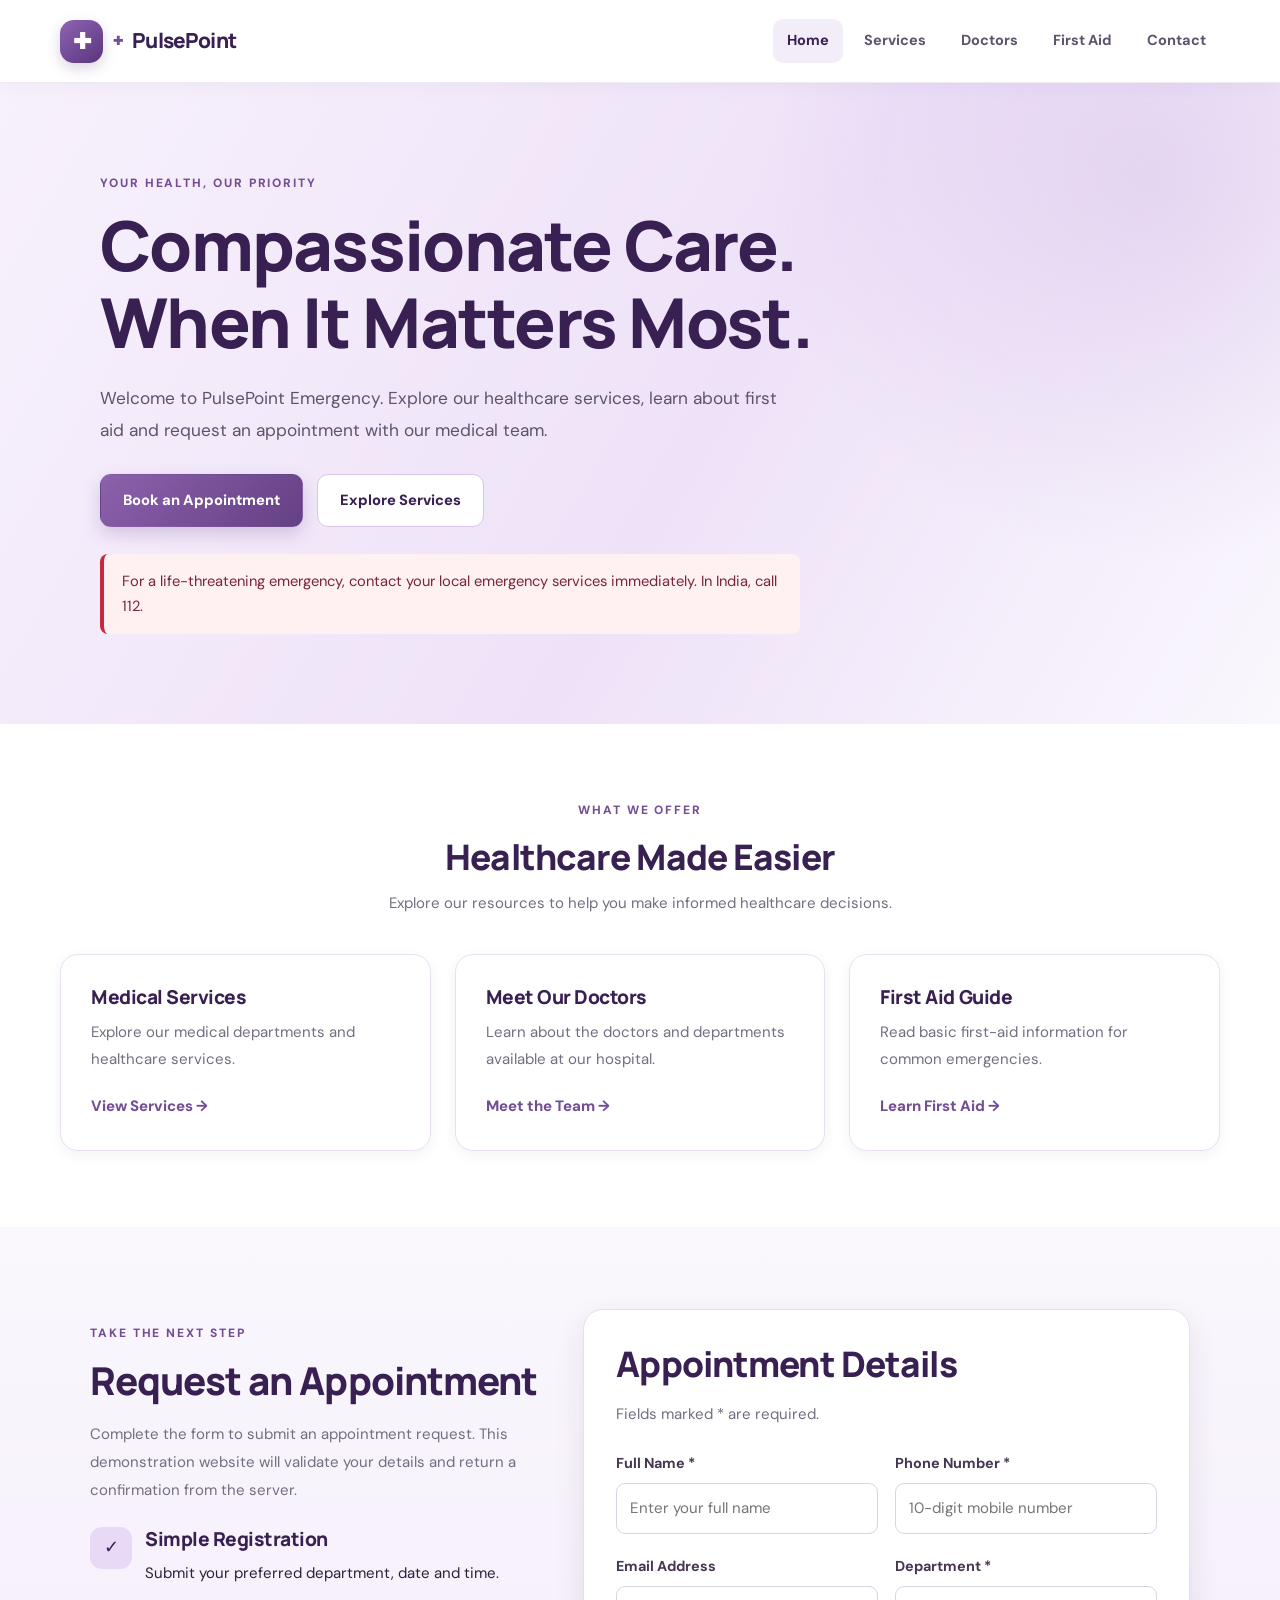
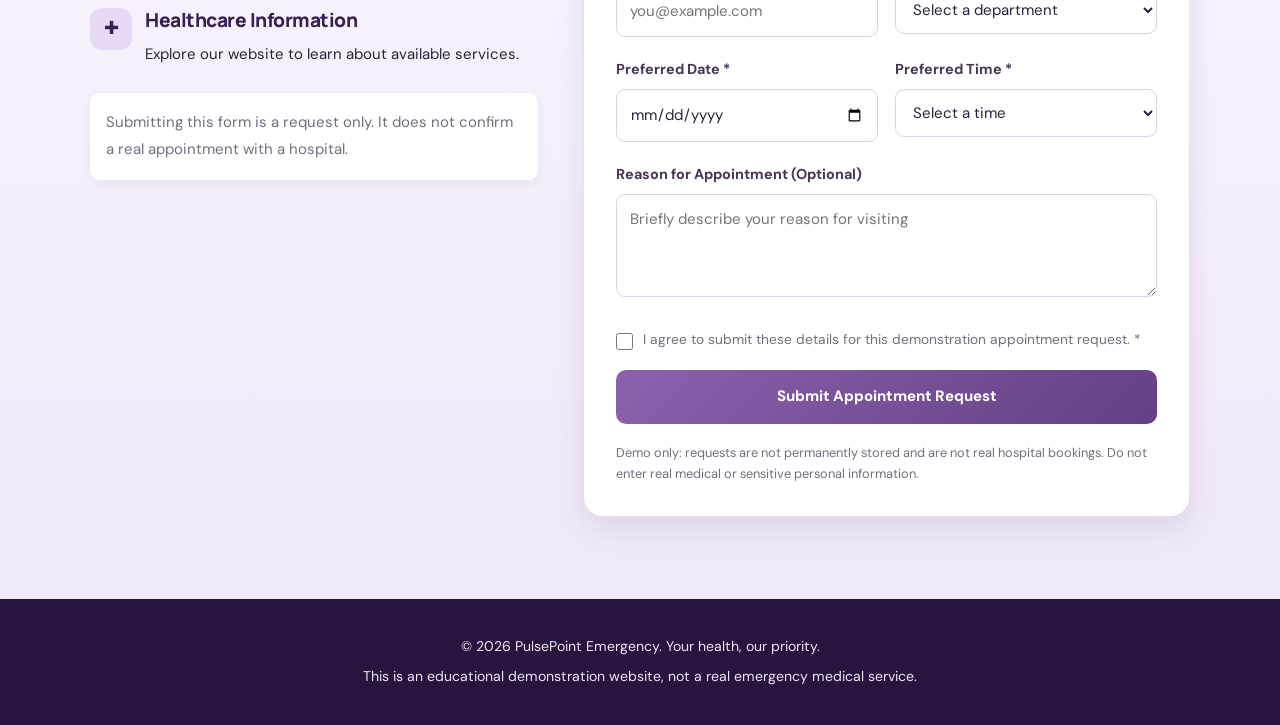
<file: index.html>
<!DOCTYPE html>
<html lang="en">
<head>
    <meta charset="UTF-8">
    <meta name="viewport" content="width=device-width, initial-scale=1.0">

    <title>PulsePoint Emergency | Your Health, Our Priority</title>
    <meta name="description" content="PulsePoint Emergency hospital services, first aid information, doctors and appointment requests.">

    <link rel="stylesheet" href="style.css">
    <script src="script.js" defer></script>
</head>

<body>

    <!-- Navigation -->
    <header class="site-header">
        <nav class="navbar">
            <a href="index.html" class="logo">
                <span aria-hidden="true">✚</span> PulsePoint
            </a>

            <div class="nav-links">
                <a href="index.html" class="active">Home</a>
                <a href="services.html">Services</a>
                <a href="doctors.html">Doctors</a>
                <a href="firstaid.html">First Aid</a>
                <a href="contact.html">Contact</a>
            </div>
        </nav>
    </header>

    <main>

        <!-- Hero Section -->
        <section class="hero">
            <div class="hero-content">
                <p class="eyebrow">YOUR HEALTH, OUR PRIORITY</p>

                <h1>
                    Compassionate Care.<br>
                    When It Matters Most.
                </h1>

                <p>
                    Welcome to PulsePoint Emergency. Explore our healthcare
                    services, learn about first aid and request an appointment
                    with our medical team.
                </p>

                <div class="hero-buttons">
                    <a href="#appointment" class="btn btn-primary">
                        Book an Appointment
                    </a>

                    <a href="services.html" class="btn btn-secondary">
                        Explore Services
                    </a>
                </div>

                <p class="emergency-notice">
                    For a life-threatening emergency, contact your local
                    emergency services immediately. In India, call 112.
                </p>
            </div>
        </section>

        <!-- Services Overview -->
        <section class="services-overview">
            <div class="section-heading">
                <p class="eyebrow">WHAT WE OFFER</p>

                <h2>Healthcare Made Easier</h2>

                <p>
                    Explore our resources to help you make informed
                    healthcare decisions.
                </p>
            </div>

            <div class="service-cards">

                <article class="service-card">
                    <h3>Medical Services</h3>

                    <p>
                        Explore our medical departments and healthcare services.
                    </p>

                    <a href="services.html">View Services →</a>
                </article>

                <article class="service-card">
                    <h3>Meet Our Doctors</h3>

                    <p>
                        Learn about the doctors and departments available
                        at our hospital.
                    </p>

                    <a href="doctors.html">Meet the Team →</a>
                </article>

                <article class="service-card">
                    <h3>First Aid Guide</h3>

                    <p>
                        Read basic first-aid information for common emergencies.
                    </p>

                    <a href="firstaid.html">Learn First Aid →</a>
                </article>

            </div>
        </section>

        <!-- Appointment Section -->
        <section class="appointment-section" id="appointment">

            <div class="appointment-layout">

                <!-- Appointment Information -->
                <div class="appointment-info">
                    <p class="eyebrow">TAKE THE NEXT STEP</p>

                    <h2>Request an Appointment</h2>

                    <p>
                        Complete the form to submit an appointment request.
                        This demonstration website will validate your details
                        and return a confirmation from the server.
                    </p>

                    <div class="appointment-benefit">
                        <span class="benefit-icon" aria-hidden="true">✓</span>

                        <div>
                            <h3>Simple Registration</h3>

                            <p>
                                Submit your preferred department, date and time.
                            </p>
                        </div>
                    </div>

                    <div class="appointment-benefit">
                        <span class="benefit-icon" aria-hidden="true">✚</span>

                        <div>
                            <h3>Healthcare Information</h3>

                            <p>
                                Explore our website to learn about available services.
                            </p>
                        </div>
                    </div>

                    <p class="appointment-note">
                        Submitting this form is a request only. It does not
                        confirm a real appointment with a hospital.
                    </p>
                </div>

                <!-- Appointment Form -->
                <div class="appointment-form-card">

                    <div class="appointment-form-heading">
                        <h2>Appointment Details</h2>

                        <p>Fields marked * are required.</p>
                    </div>

                    <form id="appointment-form">

                        <div class="appointment-fields">

                            <!-- Patient Name -->
                            <div class="form-group">
                                <label for="patientName">Full Name *</label>

                                <input
                                    type="text"
                                    id="patientName"
                                    name="patientName"
                                    placeholder="Enter your full name"
                                    minlength="2"
                                    maxlength="100"
                                    autocomplete="name"
                                    required
                                >
                            </div>

                            <!-- Phone Number -->
                            <div class="form-group">
                                <label for="phone">Phone Number *</label>

                                <input
                                    type="tel"
                                    id="phone"
                                    name="phone"
                                    placeholder="10-digit mobile number"
                                    inputmode="numeric"
                                    pattern="[0-9]{10}"
                                    maxlength="10"
                                    autocomplete="tel"
                                    required
                                >
                            </div>

                            <!-- Email -->
                            <div class="form-group">
                                <label for="email">Email Address</label>

                                <input
                                    type="email"
                                    id="email"
                                    name="email"
                                    placeholder="you@example.com"
                                    autocomplete="email"
                                >
                            </div>

                            <!-- Department -->
                            <div class="form-group">
                                <label for="department">Department *</label>

                                <select
                                    id="department"
                                    name="department"
                                    required
                                >
                                    <option value="">Select a department</option>
                                    <option value="General Medicine">General Medicine</option>
                                    <option value="Cardiology">Cardiology</option>
                                    <option value="Pediatrics">Pediatrics</option>
                                    <option value="Orthopedics">Orthopedics</option>
                                    <option value="Obstetrics and Gynecology">Obstetrics and Gynecology</option>
                                    <option value="Outpatient Department">Outpatient Department</option>
                                </select>
                            </div>

                            <!-- Appointment Date -->
                            <div class="form-group">
                                <label for="appointmentDate">Preferred Date *</label>

                                <input
                                    type="date"
                                    id="appointmentDate"
                                    name="appointmentDate"
                                    required
                                >
                            </div>

                            <!-- Appointment Time -->
                            <div class="form-group">
                                <label for="appointmentTime">Preferred Time *</label>

                                <select
                                    id="appointmentTime"
                                    name="appointmentTime"
                                    required
                                >
                                    <option value="">Select a time</option>
                                    <option value="09:00">9:00 AM</option>
                                    <option value="10:00">10:00 AM</option>
                                    <option value="11:00">11:00 AM</option>
                                    <option value="12:00">12:00 PM</option>
                                    <option value="14:00">2:00 PM</option>
                                    <option value="15:00">3:00 PM</option>
                                    <option value="16:00">4:00 PM</option>
                                </select>
                            </div>

                            <!-- Reason -->
                            <div class="form-group full-width">
                                <label for="reason">
                                    Reason for Appointment (Optional)
                                </label>

                                <textarea
                                    id="reason"
                                    name="reason"
                                    rows="3"
                                    maxlength="1000"
                                    placeholder="Briefly describe your reason for visiting"
                                ></textarea>
                            </div>

                        </div>

                        <!-- Consent -->
                        <div class="appointment-consent">
                            <input
                                type="checkbox"
                                id="appointment-consent"
                                name="consent"
                                required
                            >

                            <label for="appointment-consent">
                                I agree to submit these details for this
                                demonstration appointment request. *
                            </label>
                        </div>

                        <!-- Submit Button -->
                        <button
                            type="submit"
                            class="appointment-submit"
                        >
                            Submit Appointment Request
                        </button>

                        <!-- Backend Response Message -->
                        <p
                            id="appointment-status"
                            role="status"
                            aria-live="polite"
                        ></p>

                        <!-- Disclaimer -->
                        <p class="appointment-disclaimer">
                            Demo only: requests are not permanently stored
                            and are not real hospital bookings. Do not enter
                            real medical or sensitive personal information.
                        </p>

                    </form>
                </div>

            </div>
        </section>

    </main>

    <!-- Footer -->
    <footer class="site-footer">
        <p>
            &copy; <span id="current-year"></span> PulsePoint Emergency.
            Your health, our priority.
        </p>

        <p>
            This is an educational demonstration website, not a real
            emergency medical service.
        </p>
    </footer>

</body>
</html>
</file>
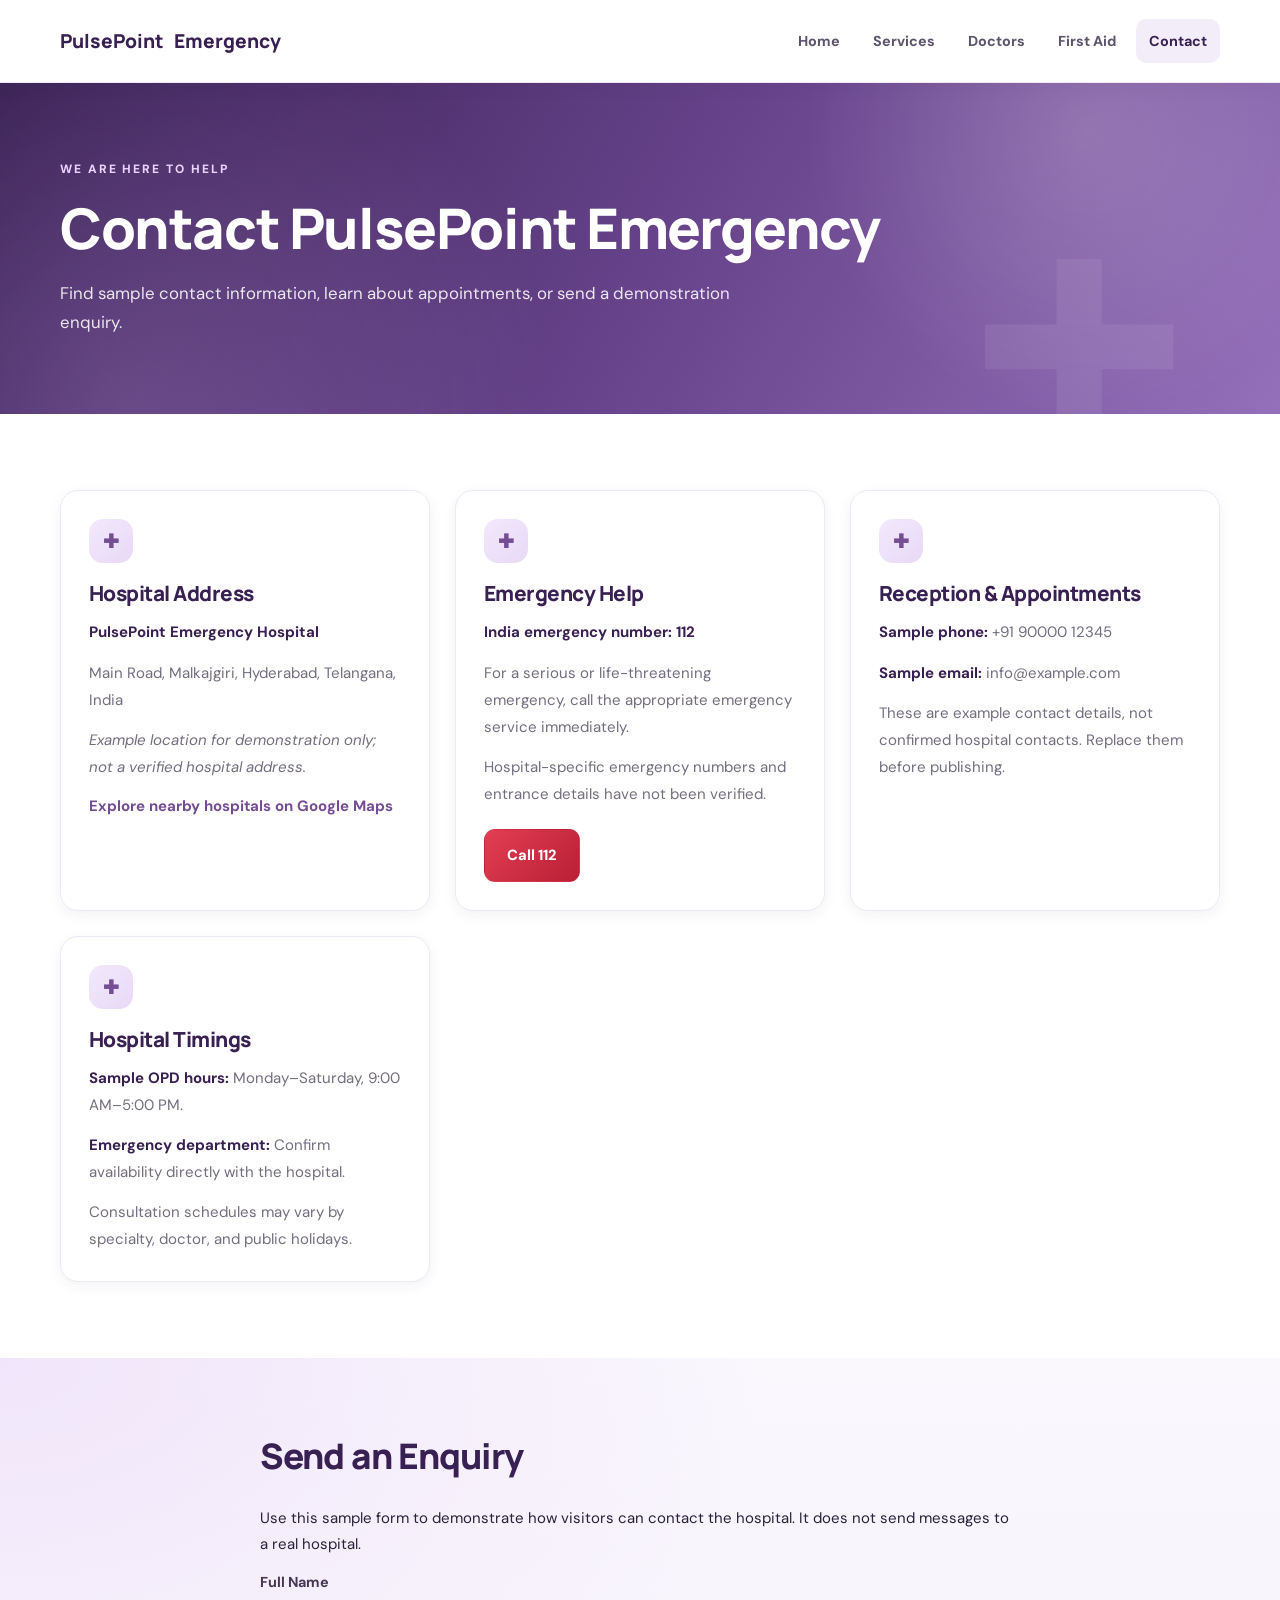
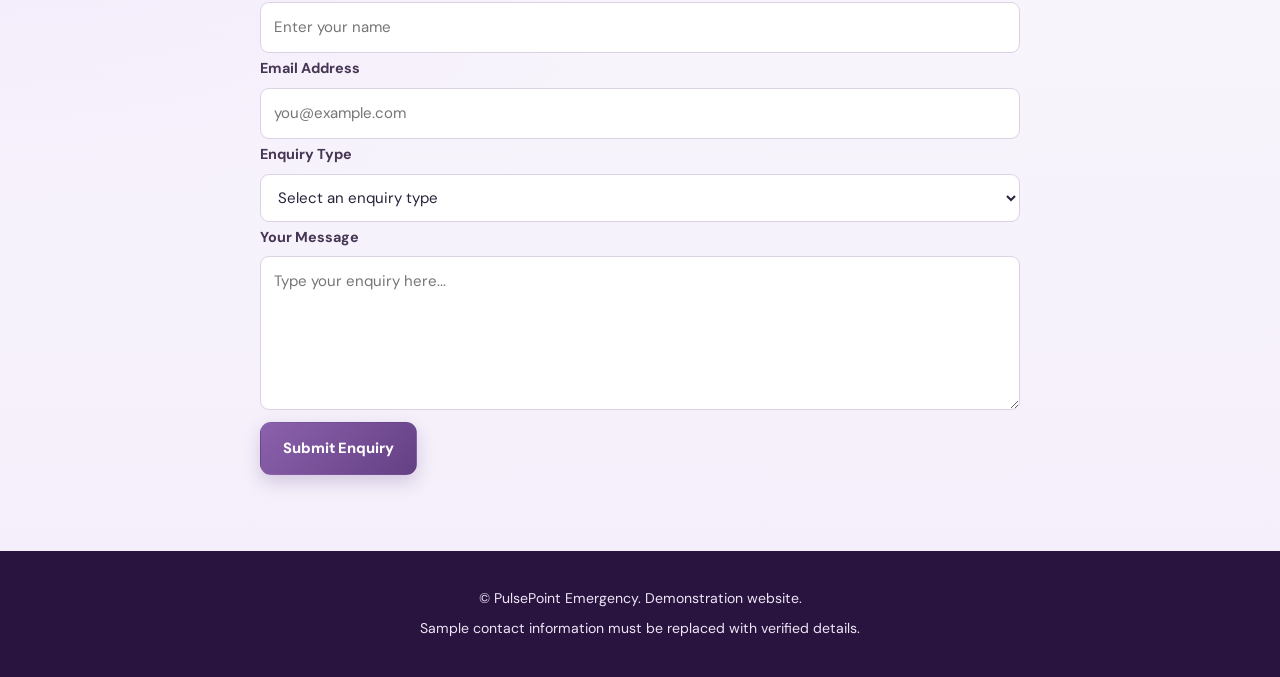
<file: contact.html>
<!DOCTYPE html>
<html lang="en">
<head>
    <meta charset="UTF-8">
    <meta name="viewport" content="width=device-width, initial-scale=1.0">
    <title>Contact Us | PulsePoint Emergency</title>
    <link rel="stylesheet" href="style.css">
    <script src="script.js" defer></script>
</head>
<body>
<header class="site-header">
    <div class="container nav-wrap">
        <a class="logo" href="index.html">PulsePoint <span>Emergency</span></a>
        <button class="nav-toggle" aria-label="Toggle navigation" aria-expanded="false">☰</button>
        <nav class="site-nav">
            <a href="index.html">Home</a>
            <a href="services.html">Services</a>
            <a href="doctors.html">Doctors</a>
            <a href="firstaid.html">First Aid</a>
            <a class="active" href="contact.html">Contact</a>
        </nav>
    </div>
</header>

<main>
<section class="page-hero">
    <div class="container">
        <p class="eyebrow">WE ARE HERE TO HELP</p>
        <h1>Contact PulsePoint Emergency</h1>
        <p>Find sample contact information, learn about appointments, or send a demonstration enquiry.</p>
    </div>
</section>

<section class="section">
    <div class="container">
        <div class="card-grid">
            <article class="card">
                <h2>Hospital Address</h2>
                <p><strong>PulsePoint Emergency Hospital</strong></p>
                <p>Main Road, Malkajgiri, Hyderabad, Telangana, India</p>
                <p><em>Example location for demonstration only; not a verified hospital address.</em></p>
                <a href="https://www.google.com/maps/search/hospitals+in+Malkajgiri+Hyderabad/" target="_blank" rel="noopener noreferrer">Explore nearby hospitals on Google Maps</a>
            </article>

            <article class="card">
                <h2>Emergency Help</h2>
                <p><strong>India emergency number: 112</strong></p>
                <p>For a serious or life-threatening emergency, call the appropriate emergency service immediately.</p>
                <p>Hospital-specific emergency numbers and entrance details have not been verified.</p>
                <a class="btn btn-emergency" href="tel:112">Call 112</a>
            </article>

            <article class="card">
                <h2>Reception &amp; Appointments</h2>
                <p><strong>Sample phone:</strong> +91 90000 12345</p>
                <p><strong>Sample email:</strong> info@example.com</p>
                <p>These are example contact details, not confirmed hospital contacts. Replace them before publishing.</p>
            </article>

            <article class="card">
                <h2>Hospital Timings</h2>
                <p><strong>Sample OPD hours:</strong> Monday–Saturday, 9:00 AM–5:00 PM.</p>
                <p><strong>Emergency department:</strong> Confirm availability directly with the hospital.</p>
                <p>Consultation schedules may vary by specialty, doctor, and public holidays.</p>
            </article>
        </div>
    </div>
</section>

<section class="section section-soft">
    <div class="container narrow-container">
        <h2>Send an Enquiry</h2>
        <p>Use this sample form to demonstrate how visitors can contact the hospital. It does not send messages to a real hospital.</p>

        <form id="contact-form" class="contact-form">
            <div class="form-group">
                <label for="name">Full Name</label>
                <input type="text" id="name" name="name" placeholder="Enter your name" required>
            </div>

            <div class="form-group">
                <label for="email">Email Address</label>
                <input type="email" id="email" name="email" placeholder="you@example.com" required>
            </div>

            <div class="form-group">
                <label for="topic">Enquiry Type</label>
                <select id="topic" name="topic" required>
                    <option value="">Select an enquiry type</option>
                    <option value="appointments">Appointments</option>
                    <option value="services">Medical Services</option>
                    <option value="doctors">Doctor Availability</option>
                    <option value="timings">Hospital Timings</option>
                    <option value="other">Other</option>
                </select>
            </div>

            <div class="form-group">
                <label for="message">Your Message</label>
                <textarea id="message" name="message" rows="5" placeholder="Type your enquiry here..." required></textarea>
            </div>

            <button type="submit" class="btn btn-primary">Submit Enquiry</button>
            <p id="form-status" role="status" aria-live="polite"></p>
        </form>
    </div>
</section>
</main>

<footer class="site-footer">
    <div class="container">
        <p>© <span class="current-year"></span> PulsePoint Emergency. Demonstration website.</p>
        <p>Sample contact information must be replaced with verified details.</p>
    </div>
</footer>
</body>
</html>
</file>
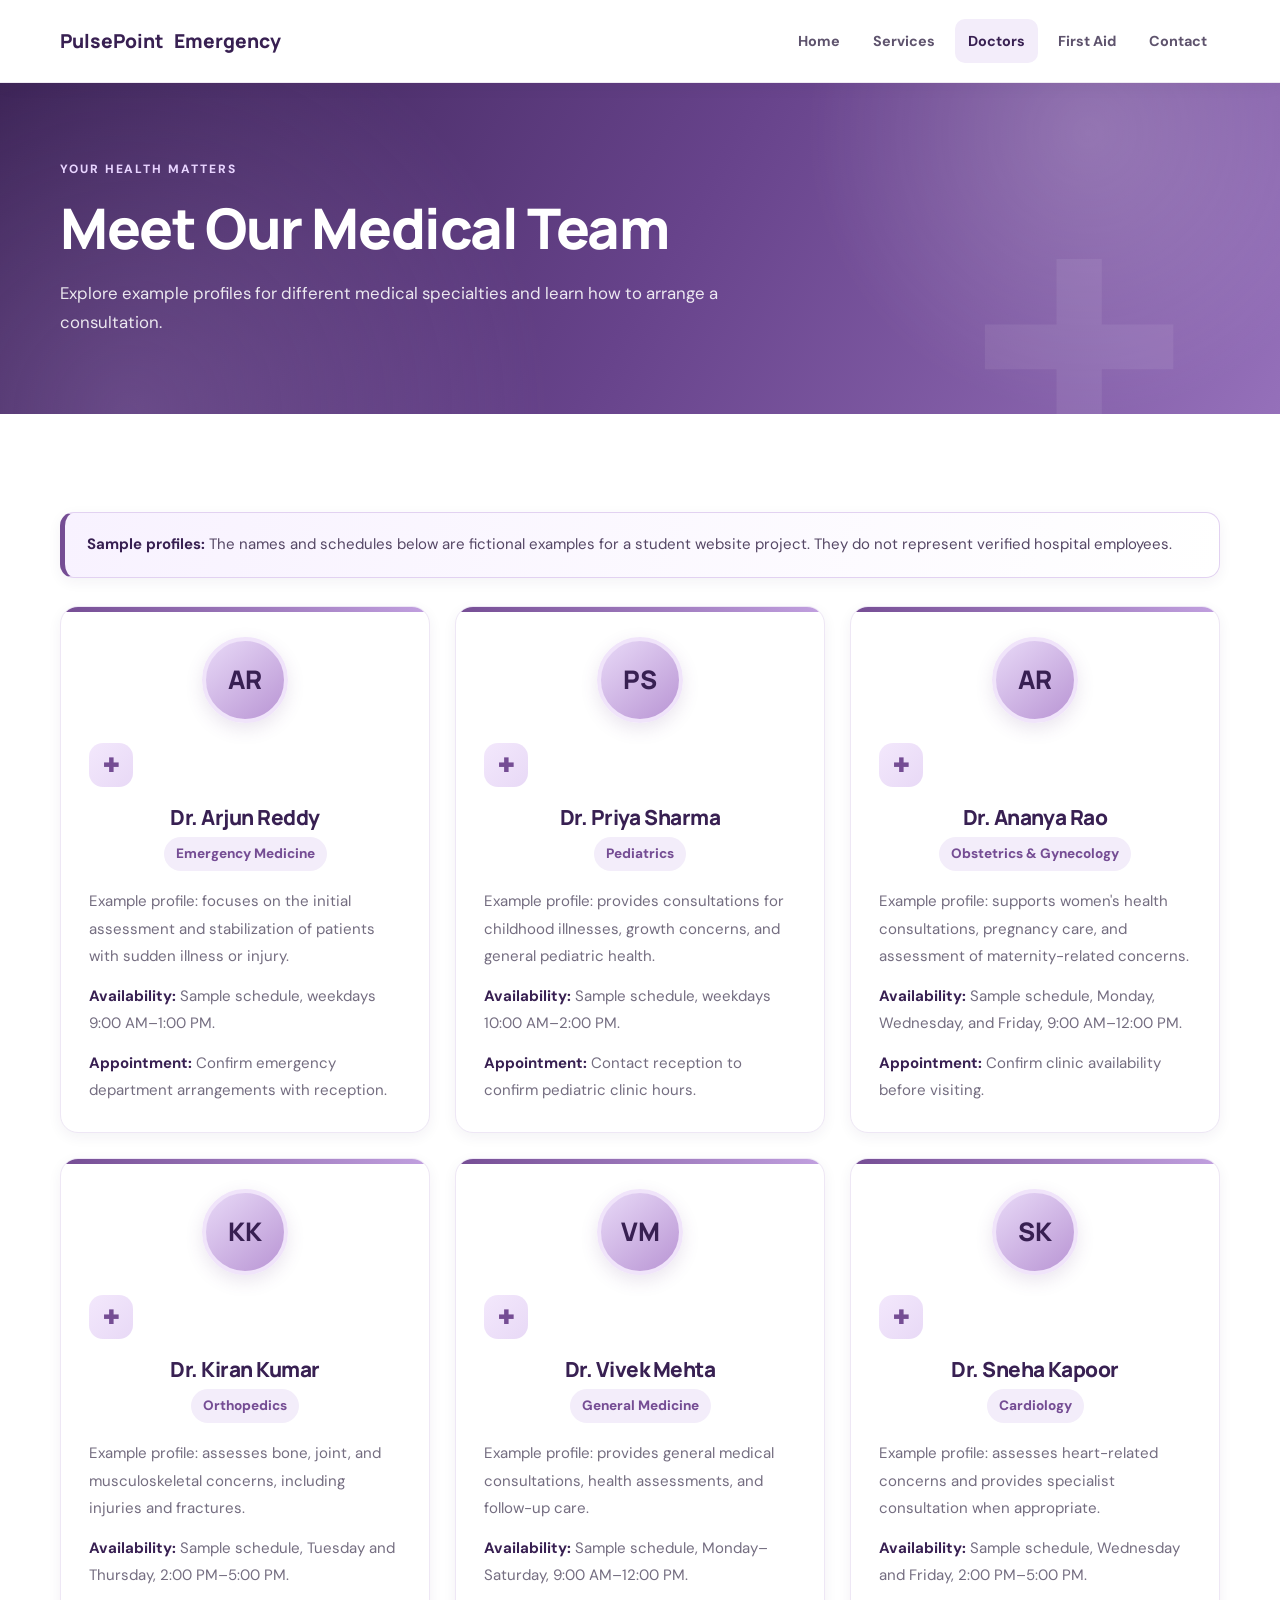
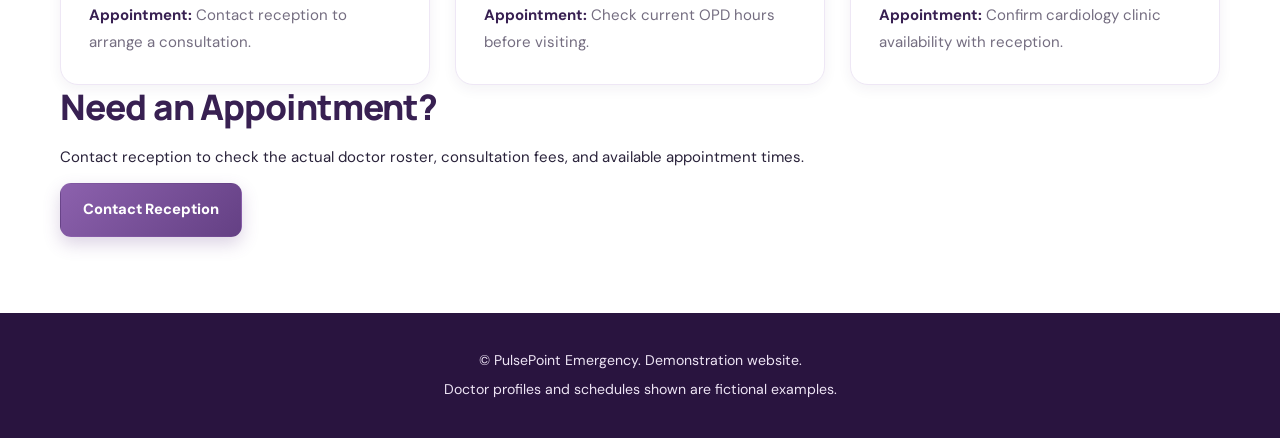
<file: doctors.html>
<!DOCTYPE html>
<html lang="en">
<head>
    <meta charset="UTF-8">
    <meta name="viewport" content="width=device-width, initial-scale=1.0">
    <title>Our Doctors | PulsePoint Emergency</title>
    <link rel="stylesheet" href="style.css">
    <script src="script.js" defer></script>
</head>
<body>
<header class="site-header">
    <div class="container nav-wrap">
        <a class="logo" href="index.html">PulsePoint <span>Emergency</span></a>
        <button class="nav-toggle" aria-label="Toggle navigation" aria-expanded="false">☰</button>
        <nav class="site-nav">
            <a href="index.html">Home</a>
            <a href="services.html">Services</a>
            <a class="active" href="doctors.html">Doctors</a>
            <a href="firstaid.html">First Aid</a>
            <a href="contact.html">Contact</a>
        </nav>
    </div>
</header>

<main>
<section class="page-hero">
    <div class="container">
        <p class="eyebrow">YOUR HEALTH MATTERS</p>
        <h1>Meet Our Medical Team</h1>
        <p>Explore example profiles for different medical specialties and learn how to arrange a consultation.</p>
    </div>
</section>

<section class="section">
    <div class="container">
        <p class="notice"><strong>Sample profiles:</strong> The names and schedules below are fictional examples for a student website project. They do not represent verified hospital employees.</p>

        <div class="card-grid">
            <article class="card doctor-card">
                <div class="doctor-avatar" aria-hidden="true">AR</div>
                <h2>Dr. Arjun Reddy</h2>
                <p class="specialty">Emergency Medicine</p>
                <p>Example profile: focuses on the initial assessment and stabilization of patients with sudden illness or injury.</p>
                <p><strong>Availability:</strong> Sample schedule, weekdays 9:00 AM–1:00 PM.</p>
                <p><strong>Appointment:</strong> Confirm emergency department arrangements with reception.</p>
            </article>

            <article class="card doctor-card">
                <div class="doctor-avatar" aria-hidden="true">PS</div>
                <h2>Dr. Priya Sharma</h2>
                <p class="specialty">Pediatrics</p>
                <p>Example profile: provides consultations for childhood illnesses, growth concerns, and general pediatric health.</p>
                <p><strong>Availability:</strong> Sample schedule, weekdays 10:00 AM–2:00 PM.</p>
                <p><strong>Appointment:</strong> Contact reception to confirm pediatric clinic hours.</p>
            </article>

            <article class="card doctor-card">
                <div class="doctor-avatar" aria-hidden="true">AR</div>
                <h2>Dr. Ananya Rao</h2>
                <p class="specialty">Obstetrics &amp; Gynecology</p>
                <p>Example profile: supports women's health consultations, pregnancy care, and assessment of maternity-related concerns.</p>
                <p><strong>Availability:</strong> Sample schedule, Monday, Wednesday, and Friday, 9:00 AM–12:00 PM.</p>
                <p><strong>Appointment:</strong> Confirm clinic availability before visiting.</p>
            </article>

            <article class="card doctor-card">
                <div class="doctor-avatar" aria-hidden="true">KK</div>
                <h2>Dr. Kiran Kumar</h2>
                <p class="specialty">Orthopedics</p>
                <p>Example profile: assesses bone, joint, and musculoskeletal concerns, including injuries and fractures.</p>
                <p><strong>Availability:</strong> Sample schedule, Tuesday and Thursday, 2:00 PM–5:00 PM.</p>
                <p><strong>Appointment:</strong> Contact reception to arrange a consultation.</p>
            </article>

            <article class="card doctor-card">
                <div class="doctor-avatar" aria-hidden="true">VM</div>
                <h2>Dr. Vivek Mehta</h2>
                <p class="specialty">General Medicine</p>
                <p>Example profile: provides general medical consultations, health assessments, and follow-up care.</p>
                <p><strong>Availability:</strong> Sample schedule, Monday–Saturday, 9:00 AM–12:00 PM.</p>
                <p><strong>Appointment:</strong> Check current OPD hours before visiting.</p>
            </article>

            <article class="card doctor-card">
                <div class="doctor-avatar" aria-hidden="true">SK</div>
                <h2>Dr. Sneha Kapoor</h2>
                <p class="specialty">Cardiology</p>
                <p>Example profile: assesses heart-related concerns and provides specialist consultation when appropriate.</p>
                <p><strong>Availability:</strong> Sample schedule, Wednesday and Friday, 2:00 PM–5:00 PM.</p>
                <p><strong>Appointment:</strong> Confirm cardiology clinic availability with reception.</p>
            </article>
        </div>

        <div class="center-content">
            <h2>Need an Appointment?</h2>
            <p>Contact reception to check the actual doctor roster, consultation fees, and available appointment times.</p>
            <a class="btn btn-primary" href="contact.html">Contact Reception</a>
        </div>
    </div>
</section>
</main>

<footer class="site-footer">
    <div class="container">
        <p>© <span class="current-year"></span> PulsePoint Emergency. Demonstration website.</p>
        <p>Doctor profiles and schedules shown are fictional examples.</p>
    </div>
</footer>
</body>
</html>
</file>
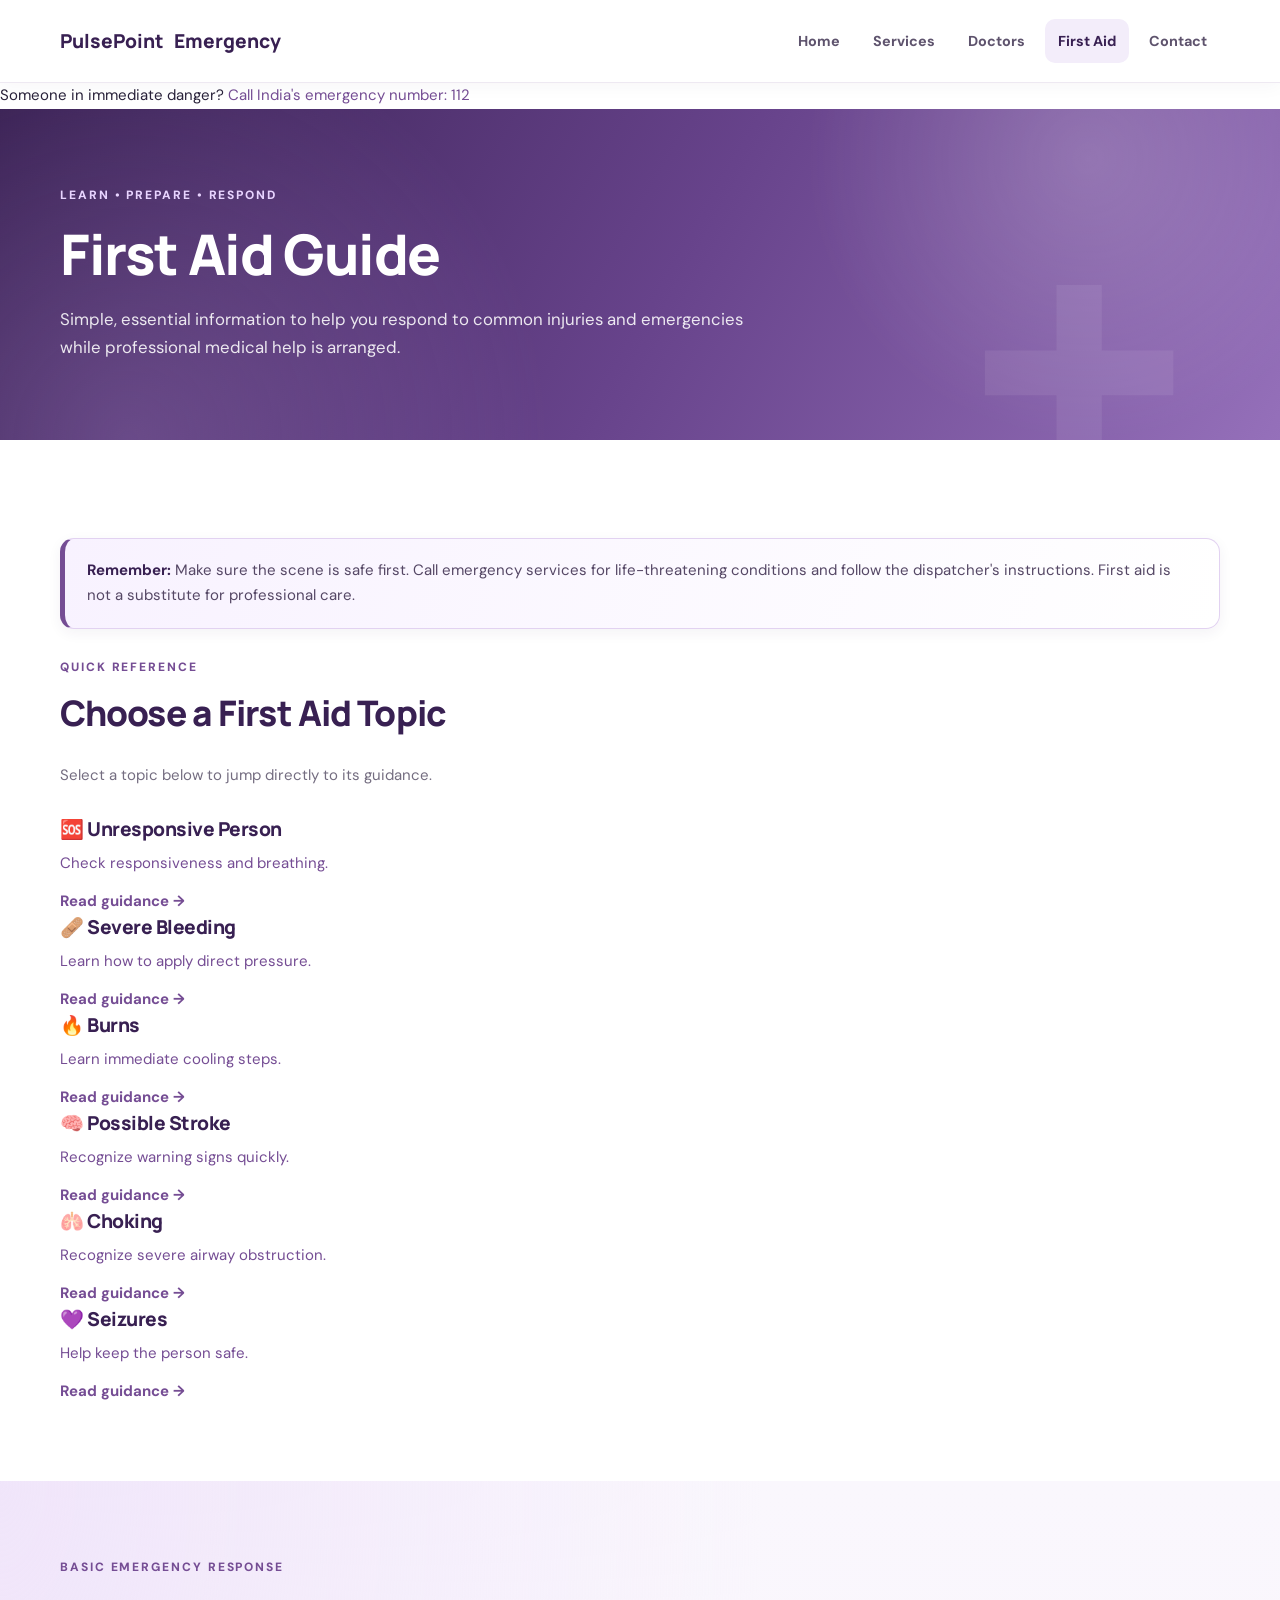
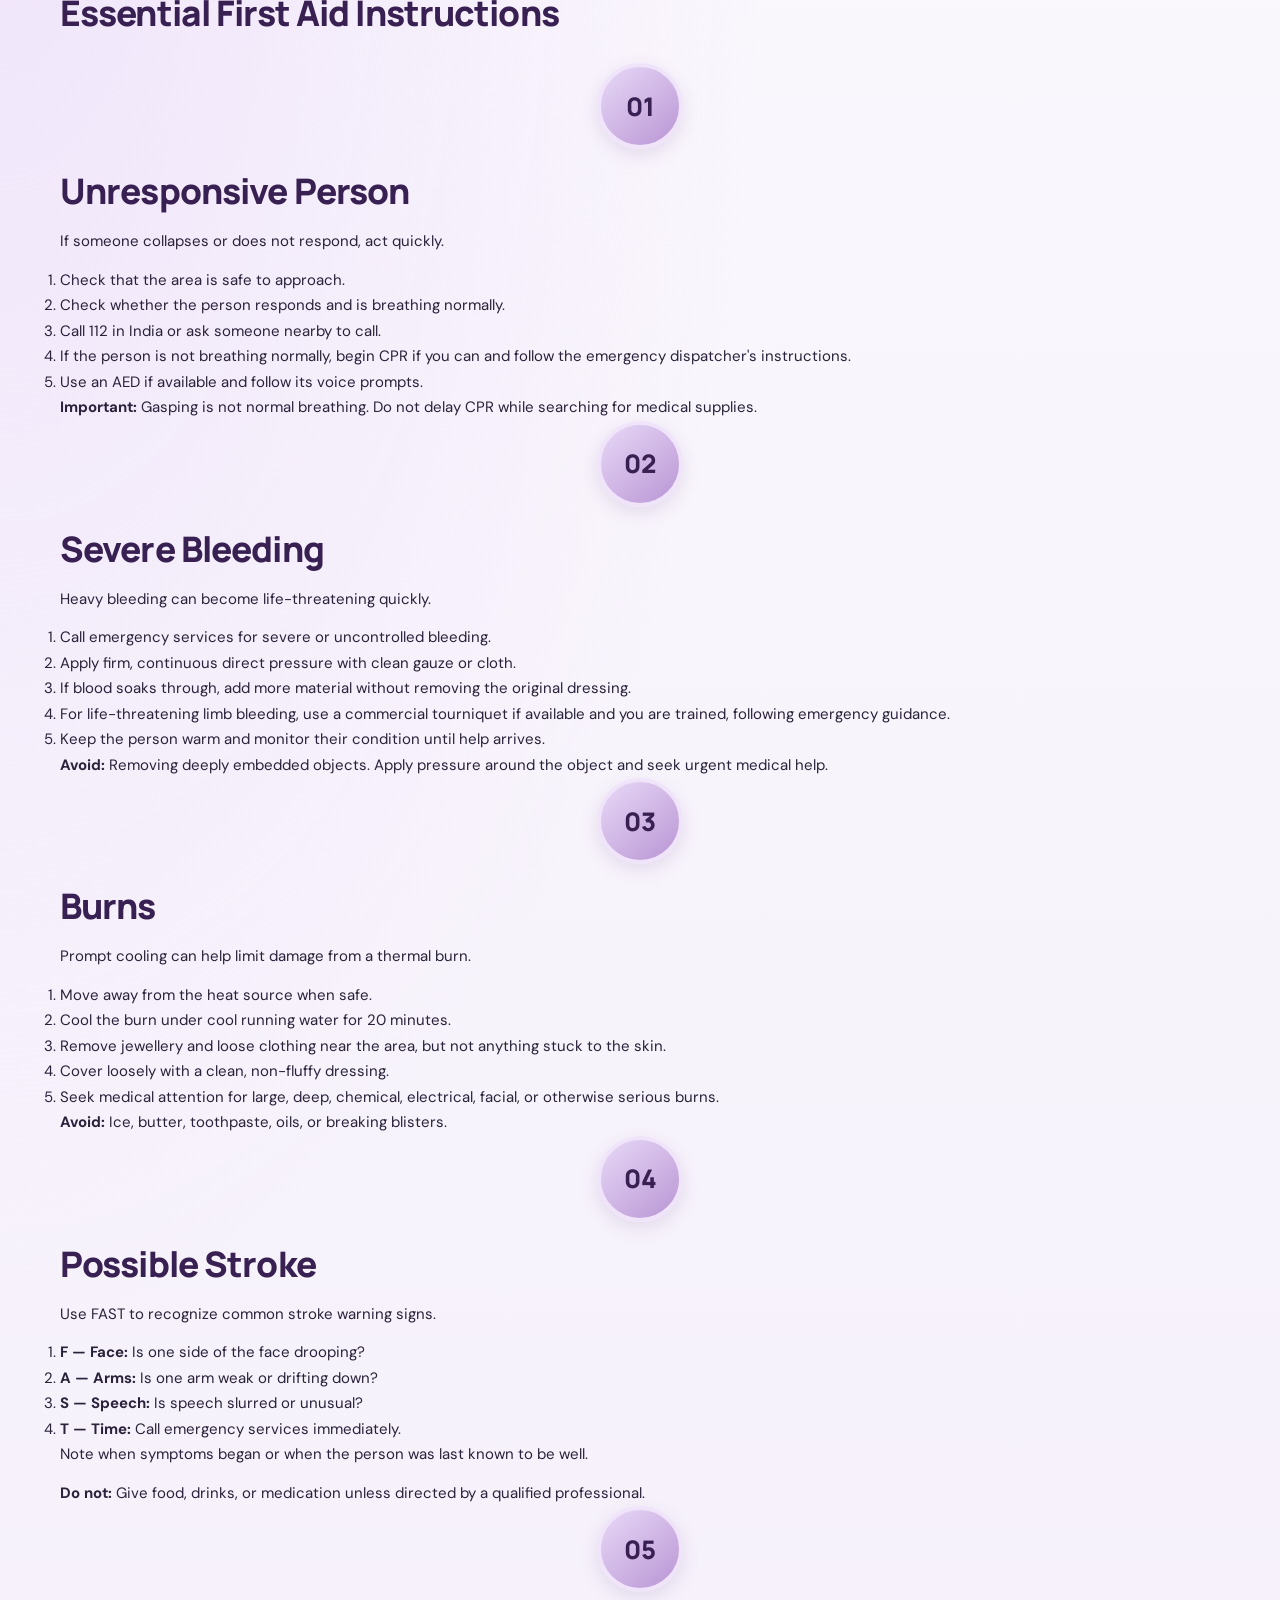
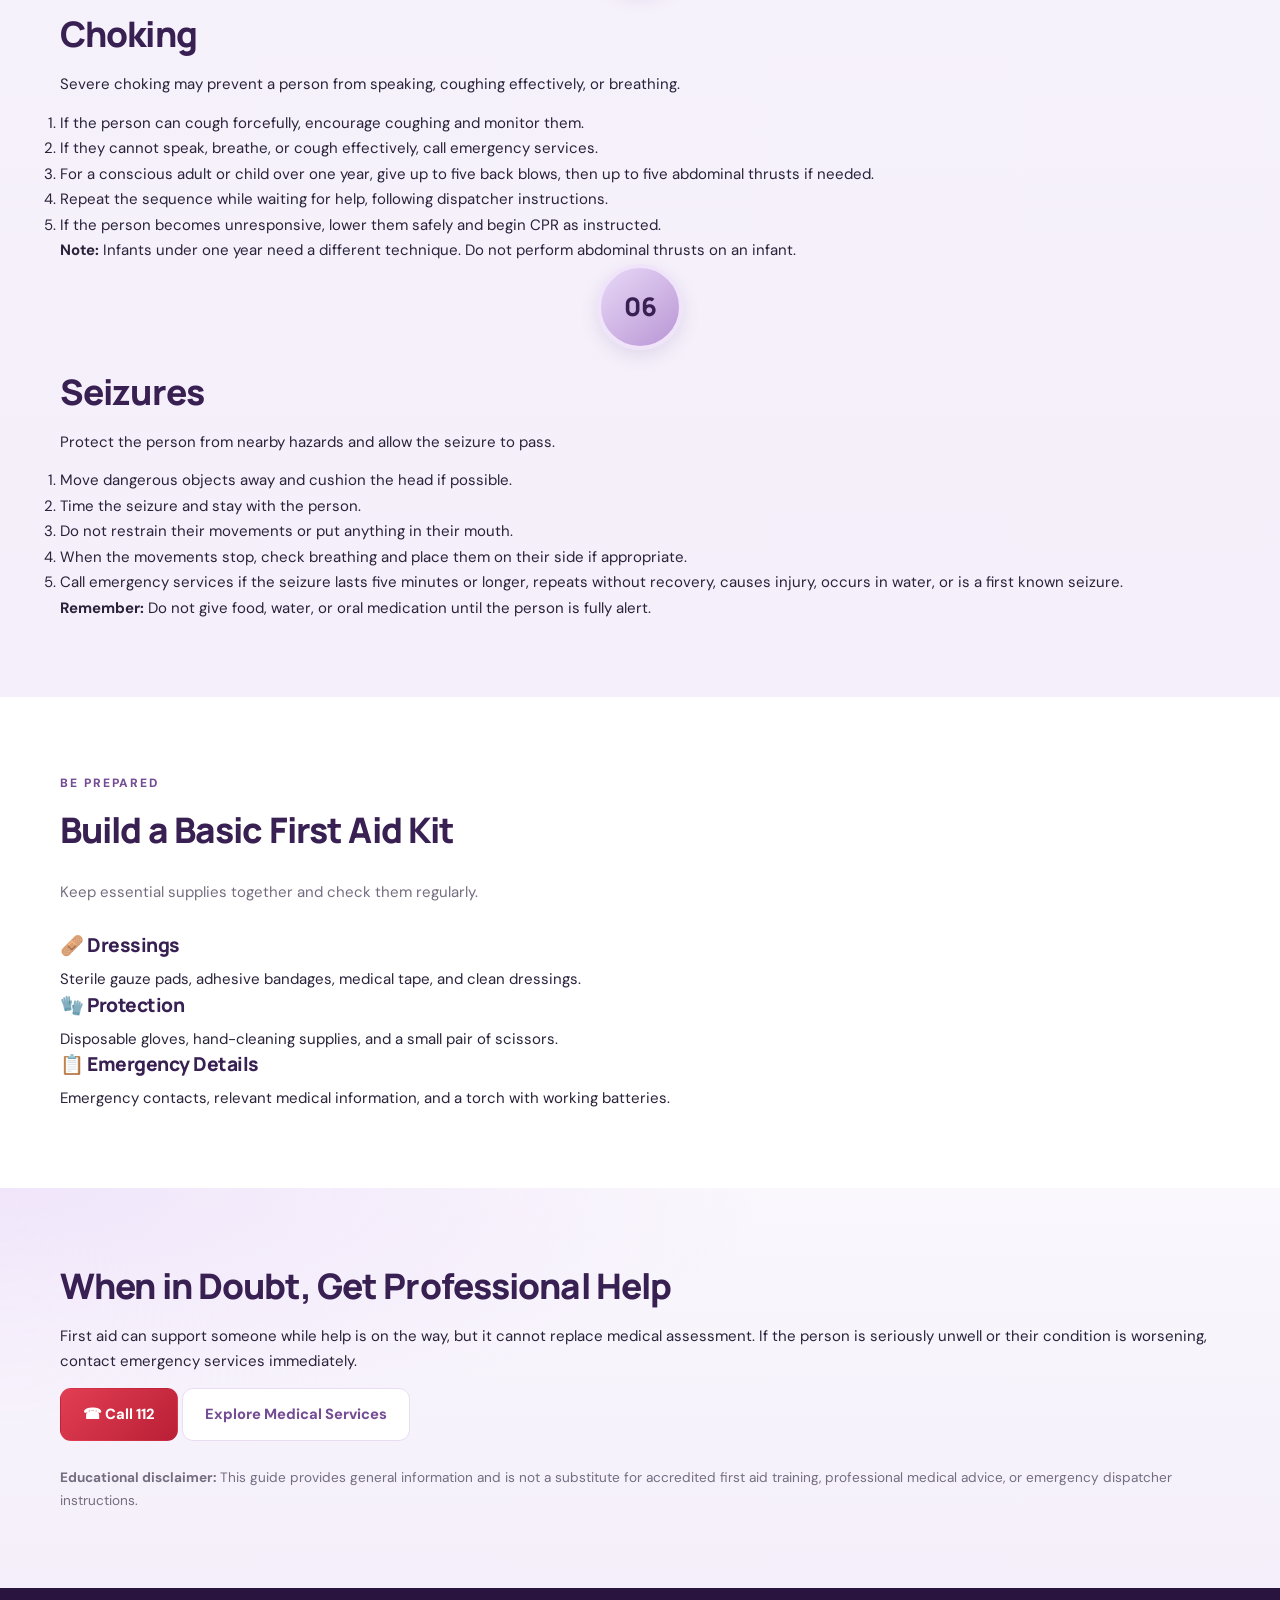
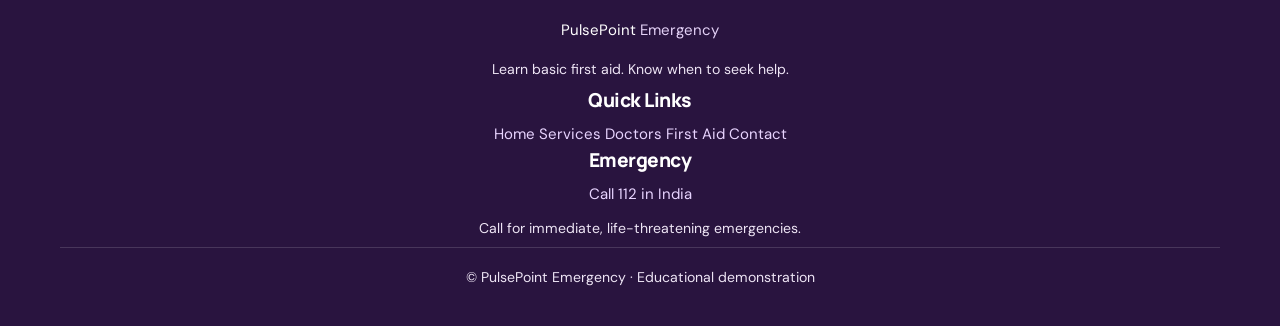
<file: firstaid.html>
<!DOCTYPE html>
<html lang="en">
<head>
    <meta charset="UTF-8">
    <meta name="viewport" content="width=device-width, initial-scale=1.0">
    <meta name="theme-color" content="#382052">
    <meta name="description" content="Basic first aid information for common emergencies and injuries.">
    <title>First Aid Guide | PulsePoint Emergency</title>
    <link rel="stylesheet" href="style.css">
    <script src="script.js" defer></script>
</head>
<body>

<header class="site-header">
    <div class="container nav-wrap">
        <a class="logo" href="index.html">PulsePoint <span>Emergency</span></a>
        <button class="nav-toggle" aria-label="Toggle navigation" aria-expanded="false">☰</button>
        <nav class="site-nav">
            <a href="index.html">Home</a>
            <a href="services.html">Services</a>
            <a href="doctors.html">Doctors</a>
            <a class="active" href="firstaid.html">First Aid</a>
            <a href="contact.html">Contact</a>
        </nav>
    </div>
</header>

<main>

<div class="emergency-banner">
    Someone in immediate danger?
    <a href="tel:112">Call India's emergency number: 112</a>
</div>

<!-- Page banner -->
<section class="page-hero">
    <div class="container">
        <p class="eyebrow">LEARN • PREPARE • RESPOND</p>
        <h1>First Aid Guide</h1>
        <p>
            Simple, essential information to help you respond to common injuries
            and emergencies while professional medical help is arranged.
        </p>
    </div>
</section>

<!-- Introduction -->
<section class="section">
    <div class="container">
        <div class="notice">
            <strong>Remember:</strong> Make sure the scene is safe first.
            Call emergency services for life-threatening conditions and follow
            the dispatcher's instructions. First aid is not a substitute for professional care.
        </div>

        <p class="eyebrow">QUICK REFERENCE</p>
        <h2>Choose a First Aid Topic</h2>
        <p style="color:#746d80;margin-bottom:28px;">
            Select a topic below to jump directly to its guidance.
        </p>

        <div class="quick-links">
            <a class="quick-link" href="#unresponsive">
                <h3>🆘 Unresponsive Person</h3>
                <p>Check responsiveness and breathing.</p>
                <strong>Read guidance →</strong>
            </a>

            <a class="quick-link" href="#bleeding">
                <h3>🩹 Severe Bleeding</h3>
                <p>Learn how to apply direct pressure.</p>
                <strong>Read guidance →</strong>
            </a>

            <a class="quick-link" href="#burns">
                <h3>🔥 Burns</h3>
                <p>Learn immediate cooling steps.</p>
                <strong>Read guidance →</strong>
            </a>

            <a class="quick-link" href="#stroke">
                <h3>🧠 Possible Stroke</h3>
                <p>Recognize warning signs quickly.</p>
                <strong>Read guidance →</strong>
            </a>

            <a class="quick-link" href="#choking">
                <h3>🫁 Choking</h3>
                <p>Recognize severe airway obstruction.</p>
                <strong>Read guidance →</strong>
            </a>

            <a class="quick-link" href="#seizure">
                <h3>💜 Seizures</h3>
                <p>Help keep the person safe.</p>
                <strong>Read guidance →</strong>
            </a>
        </div>
    </div>
</section>

<!-- First aid topics -->
<section class="section section-soft">
    <div class="container">
        <p class="eyebrow">BASIC EMERGENCY RESPONSE</p>
        <h2>Essential First Aid Instructions</h2>

        <div class="firstaid-grid">

            <article class="firstaid-card" id="unresponsive">
                <div class="doctor-avatar" aria-hidden="true">01</div>
                <h2>Unresponsive Person</h2>
                <p>If someone collapses or does not respond, act quickly.</p>
                <ol>
                    <li>Check that the area is safe to approach.</li>
                    <li>Check whether the person responds and is breathing normally.</li>
                    <li>Call 112 in India or ask someone nearby to call.</li>
                    <li>If the person is not breathing normally, begin CPR if you can and follow the emergency dispatcher's instructions.</li>
                    <li>Use an AED if available and follow its voice prompts.</li>
                </ol>
                <p><strong>Important:</strong> Gasping is not normal breathing. Do not delay CPR while searching for medical supplies.</p>
            </article>

            <article class="firstaid-card" id="bleeding">
                <div class="doctor-avatar" aria-hidden="true">02</div>
                <h2>Severe Bleeding</h2>
                <p>Heavy bleeding can become life-threatening quickly.</p>
                <ol>
                    <li>Call emergency services for severe or uncontrolled bleeding.</li>
                    <li>Apply firm, continuous direct pressure with clean gauze or cloth.</li>
                    <li>If blood soaks through, add more material without removing the original dressing.</li>
                    <li>For life-threatening limb bleeding, use a commercial tourniquet if available and you are trained, following emergency guidance.</li>
                    <li>Keep the person warm and monitor their condition until help arrives.</li>
                </ol>
                <p><strong>Avoid:</strong> Removing deeply embedded objects. Apply pressure around the object and seek urgent medical help.</p>
            </article>

            <article class="firstaid-card" id="burns">
                <div class="doctor-avatar" aria-hidden="true">03</div>
                <h2>Burns</h2>
                <p>Prompt cooling can help limit damage from a thermal burn.</p>
                <ol>
                    <li>Move away from the heat source when safe.</li>
                    <li>Cool the burn under cool running water for 20 minutes.</li>
                    <li>Remove jewellery and loose clothing near the area, but not anything stuck to the skin.</li>
                    <li>Cover loosely with a clean, non-fluffy dressing.</li>
                    <li>Seek medical attention for large, deep, chemical, electrical, facial, or otherwise serious burns.</li>
                </ol>
                <p><strong>Avoid:</strong> Ice, butter, toothpaste, oils, or breaking blisters.</p>
            </article>

            <article class="firstaid-card" id="stroke">
                <div class="doctor-avatar" aria-hidden="true">04</div>
                <h2>Possible Stroke</h2>
                <p>Use FAST to recognize common stroke warning signs.</p>
                <ol>
                    <li><strong>F — Face:</strong> Is one side of the face drooping?</li>
                    <li><strong>A — Arms:</strong> Is one arm weak or drifting down?</li>
                    <li><strong>S — Speech:</strong> Is speech slurred or unusual?</li>
                    <li><strong>T — Time:</strong> Call emergency services immediately.</li>
                </ol>
                <p>Note when symptoms began or when the person was last known to be well.</p>
                <p><strong>Do not:</strong> Give food, drinks, or medication unless directed by a qualified professional.</p>
            </article>

            <article class="firstaid-card" id="choking">
                <div class="doctor-avatar" aria-hidden="true">05</div>
                <h2>Choking</h2>
                <p>Severe choking may prevent a person from speaking, coughing effectively, or breathing.</p>
                <ol>
                    <li>If the person can cough forcefully, encourage coughing and monitor them.</li>
                    <li>If they cannot speak, breathe, or cough effectively, call emergency services.</li>
                    <li>For a conscious adult or child over one year, give up to five back blows, then up to five abdominal thrusts if needed.</li>
                    <li>Repeat the sequence while waiting for help, following dispatcher instructions.</li>
                    <li>If the person becomes unresponsive, lower them safely and begin CPR as instructed.</li>
                </ol>
                <p><strong>Note:</strong> Infants under one year need a different technique. Do not perform abdominal thrusts on an infant.</p>
            </article>

            <article class="firstaid-card" id="seizure">
                <div class="doctor-avatar" aria-hidden="true">06</div>
                <h2>Seizures</h2>
                <p>Protect the person from nearby hazards and allow the seizure to pass.</p>
                <ol>
                    <li>Move dangerous objects away and cushion the head if possible.</li>
                    <li>Time the seizure and stay with the person.</li>
                    <li>Do not restrain their movements or put anything in their mouth.</li>
                    <li>When the movements stop, check breathing and place them on their side if appropriate.</li>
                    <li>Call emergency services if the seizure lasts five minutes or longer, repeats without recovery, causes injury, occurs in water, or is a first known seizure.</li>
                </ol>
                <p><strong>Remember:</strong> Do not give food, water, or oral medication until the person is fully alert.</p>
            </article>

        </div>
    </div>
</section>

<!-- Emergency kit -->
<section class="section">
    <div class="container">
        <p class="eyebrow">BE PREPARED</p>
        <h2>Build a Basic First Aid Kit</h2>
        <p style="color:#746d80;margin-bottom:28px;">
            Keep essential supplies together and check them regularly.
        </p>

        <div class="feature-grid">
            <article class="feature-card">
                <h3>🩹 Dressings</h3>
                <p>Sterile gauze pads, adhesive bandages, medical tape, and clean dressings.</p>
            </article>

            <article class="feature-card">
                <h3>🧤 Protection</h3>
                <p>Disposable gloves, hand-cleaning supplies, and a small pair of scissors.</p>
            </article>

            <article class="feature-card">
                <h3>📋 Emergency Details</h3>
                <p>Emergency contacts, relevant medical information, and a torch with working batteries.</p>
            </article>
        </div>
    </div>
</section>

<!-- Final emergency callout -->
<section class="section section-soft">
    <div class="container">
        <div class="emergency-alert">
            <h2>When in Doubt, Get Professional Help</h2>
            <p>
                First aid can support someone while help is on the way, but it cannot
                replace medical assessment. If the person is seriously unwell or their
                condition is worsening, contact emergency services immediately.
            </p>
            <a href="tel:112" class="btn btn-emergency">☎ Call 112</a>
            <a href="services.html" class="btn btn-outline">Explore Medical Services</a>
        </div>

        <p style="font-size:.85rem;color:#746d80;margin-top:25px;">
            <strong>Educational disclaimer:</strong> This guide provides general
            information and is not a substitute for accredited first aid training,
            professional medical advice, or emergency dispatcher instructions.
        </p>
    </div>
</section>

</main>

<footer class="site-footer">
    <div class="container">
        <div>
            <a class="logo" href="index.html" style="color:white;">PulsePoint <span style="color:#e4d2f7;">Emergency</span></a>
            <p style="margin-top:15px;">Learn basic first aid. Know when to seek help.</p>
        </div>

        <div>
            <h3 style="color:white;">Quick Links</h3>
            <div class="footer-links">
                <a href="index.html">Home</a>
                <a href="services.html">Services</a>
                <a href="doctors.html">Doctors</a>
                <a href="firstaid.html">First Aid</a>
                <a href="contact.html">Contact</a>
            </div>
        </div>

        <div>
            <h3 style="color:white;">Emergency</h3>
            <a href="tel:112">Call 112 in India</a>
            <p style="margin-top:10px;">Call for immediate, life-threatening emergencies.</p>
        </div>

        <p style="width:100%;border-top:1px solid #ffffff25;padding-top:18px;">
            © <span class="current-year"></span> PulsePoint Emergency · Educational demonstration
        </p>
    </div>
</footer>

</body>
</html>
</file>
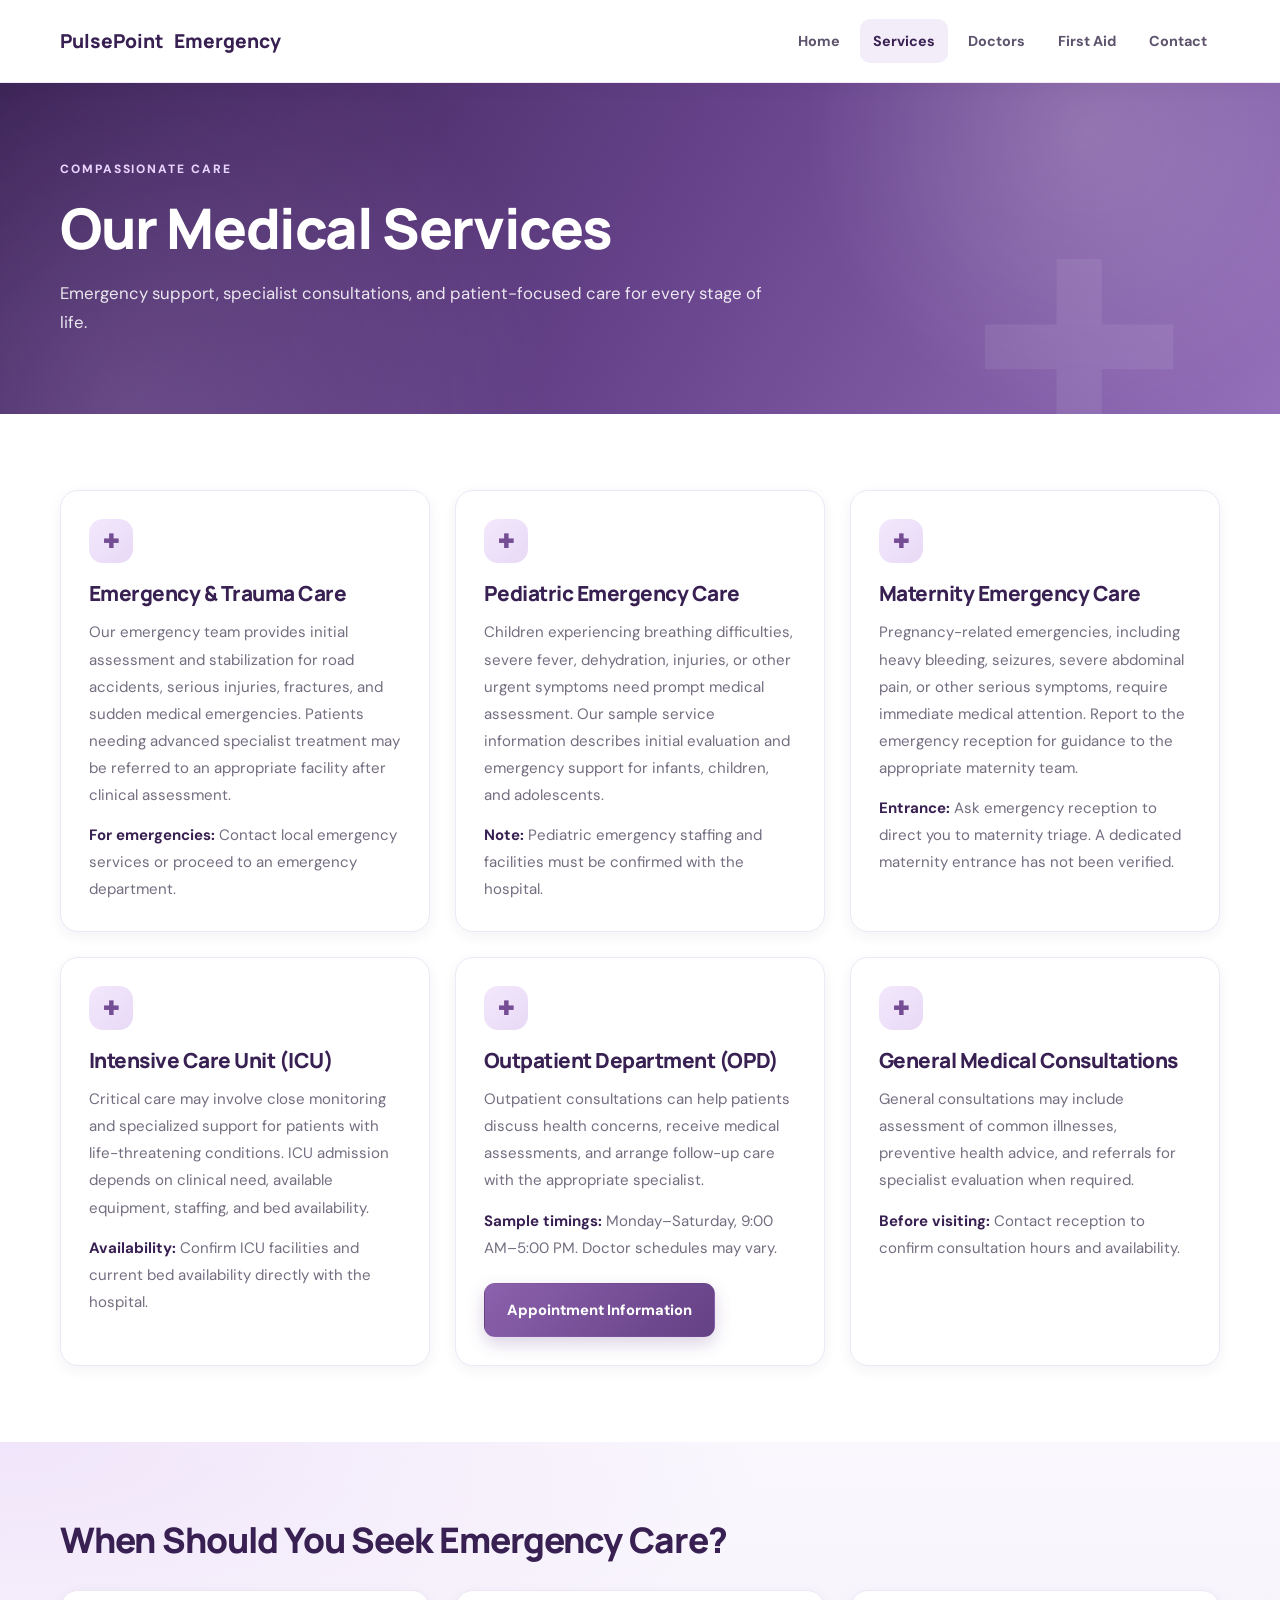
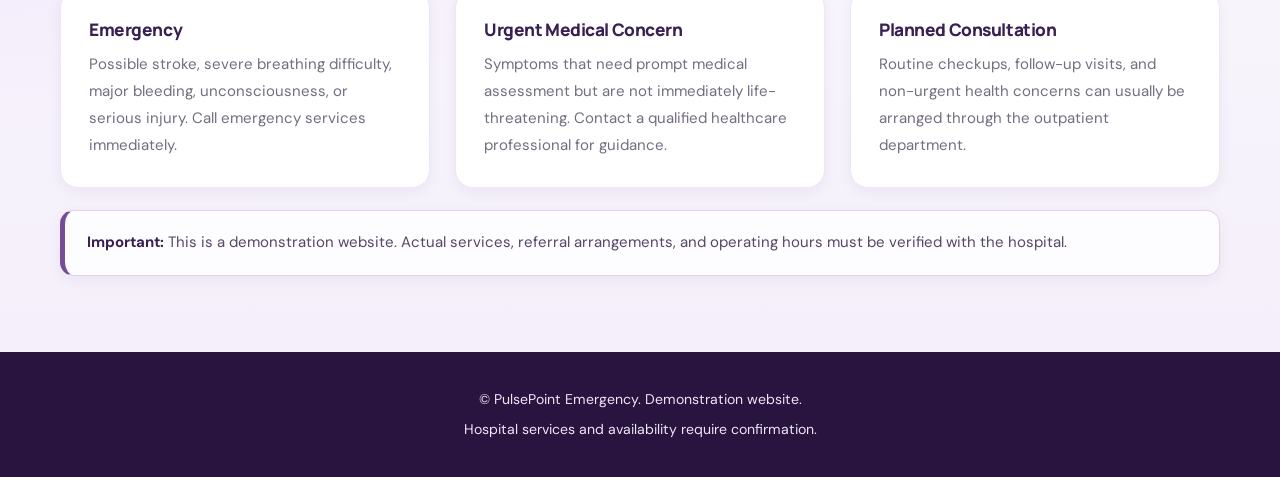
<file: services.html>
<!DOCTYPE html>
<html lang="en">
<head>
    <meta charset="UTF-8">
    <meta name="viewport" content="width=device-width, initial-scale=1.0">
    <title>Our Services | PulsePoint Emergency</title>
    <link rel="stylesheet" href="style.css">
    <script src="script.js" defer></script>
</head>
<body>
<header class="site-header">
    <div class="container nav-wrap">
        <a class="logo" href="index.html">PulsePoint <span>Emergency</span></a>
        <button class="nav-toggle" aria-label="Toggle navigation" aria-expanded="false">☰</button>
        <nav class="site-nav">
            <a href="index.html">Home</a>
            <a class="active" href="services.html">Services</a>
            <a href="doctors.html">Doctors</a>
            <a href="firstaid.html">First Aid</a>
            <a href="contact.html">Contact</a>
        </nav>
    </div>
</header>

<main>
<section class="page-hero">
    <div class="container">
        <p class="eyebrow">COMPASSIONATE CARE</p>
        <h1>Our Medical Services</h1>
        <p>Emergency support, specialist consultations, and patient-focused care for every stage of life.</p>
    </div>
</section>

<section class="section">
    <div class="container">
        <div class="card-grid">
            <article class="card">
                <h2>Emergency & Trauma Care</h2>
                <p>Our emergency team provides initial assessment and stabilization for road accidents, serious injuries, fractures, and sudden medical emergencies. Patients needing advanced specialist treatment may be referred to an appropriate facility after clinical assessment.</p>
                <p><strong>For emergencies:</strong> Contact local emergency services or proceed to an emergency department.</p>
            </article>

            <article class="card">
                <h2>Pediatric Emergency Care</h2>
                <p>Children experiencing breathing difficulties, severe fever, dehydration, injuries, or other urgent symptoms need prompt medical assessment. Our sample service information describes initial evaluation and emergency support for infants, children, and adolescents.</p>
                <p><strong>Note:</strong> Pediatric emergency staffing and facilities must be confirmed with the hospital.</p>
            </article>

            <article class="card">
                <h2>Maternity Emergency Care</h2>
                <p>Pregnancy-related emergencies, including heavy bleeding, seizures, severe abdominal pain, or other serious symptoms, require immediate medical attention. Report to the emergency reception for guidance to the appropriate maternity team.</p>
                <p><strong>Entrance:</strong> Ask emergency reception to direct you to maternity triage. A dedicated maternity entrance has not been verified.</p>
            </article>

            <article class="card">
                <h2>Intensive Care Unit (ICU)</h2>
                <p>Critical care may involve close monitoring and specialized support for patients with life-threatening conditions. ICU admission depends on clinical need, available equipment, staffing, and bed availability.</p>
                <p><strong>Availability:</strong> Confirm ICU facilities and current bed availability directly with the hospital.</p>
            </article>

            <article class="card">
                <h2>Outpatient Department (OPD)</h2>
                <p>Outpatient consultations can help patients discuss health concerns, receive medical assessments, and arrange follow-up care with the appropriate specialist.</p>
                <p><strong>Sample timings:</strong> Monday–Saturday, 9:00 AM–5:00 PM. Doctor schedules may vary.</p>
                <p><a class="btn btn-primary" href="contact.html">Appointment Information</a></p>
            </article>

            <article class="card">
                <h2>General Medical Consultations</h2>
                <p>General consultations may include assessment of common illnesses, preventive health advice, and referrals for specialist evaluation when required.</p>
                <p><strong>Before visiting:</strong> Contact reception to confirm consultation hours and availability.</p>
            </article>
        </div>
    </div>
</section>

<section class="section section-soft">
    <div class="container">
        <h2>When Should You Seek Emergency Care?</h2>
        <div class="card-grid">
            <article class="card">
                <h3>Emergency</h3>
                <p>Possible stroke, severe breathing difficulty, major bleeding, unconsciousness, or serious injury. Call emergency services immediately.</p>
            </article>
            <article class="card">
                <h3>Urgent Medical Concern</h3>
                <p>Symptoms that need prompt medical assessment but are not immediately life-threatening. Contact a qualified healthcare professional for guidance.</p>
            </article>
            <article class="card">
                <h3>Planned Consultation</h3>
                <p>Routine checkups, follow-up visits, and non-urgent health concerns can usually be arranged through the outpatient department.</p>
            </article>
        </div>
        <p class="notice"><strong>Important:</strong> This is a demonstration website. Actual services, referral arrangements, and operating hours must be verified with the hospital.</p>
    </div>
</section>
</main>

<footer class="site-footer">
    <div class="container">
        <p>© <span class="current-year"></span> PulsePoint Emergency. Demonstration website.</p>
        <p>Hospital services and availability require confirmation.</p>
    </div>
</footer>
</body>
</html>
</file>
<file: style.css>
@import url('https://fonts.googleapis.com/css2?family=DM+Sans:wght@400;500;600;700;800&family=Manrope:wght@400;500;600;700;800&display=swap');

/* =========================================
   PULSEPOINT EMERGENCY — SHARED STYLESHEET
   Homepage + all subpages
   ========================================= */

:root {
    --purple: #754d94;
    --purple-dark: #382052;
    --purple-deep: #29143f;
    --purple-light: #f3edfa;
    --purple-pale: #faf7fd;
    --purple-border: #e8ddf3;
    --red: #c6283d;
    --red-light: #fff0f2;
    --green: #18876a;
    --text: #29223a;
    --muted: #746d80;
    --white: #ffffff;
    --shadow-sm: 0 4px 14px rgba(55, 27, 81, 0.06);
    --shadow-md: 0 12px 30px rgba(55, 27, 81, 0.10);
    --shadow-lg: 0 22px 50px rgba(55, 27, 81, 0.16);
    --radius: 18px;
    --transition: 0.25s ease;
}

/* Reset */

* {
    box-sizing: border-box;
    margin: 0;
    padding: 0;
}

html {
    scroll-behavior: smooth;
    scroll-padding-top: 100px;
}

body {
    font-family: "DM Sans", Arial, sans-serif;
    background: #ffffff;
    color: var(--text);
    line-height: 1.7;
    font-size: 15px;
    overflow-wrap: break-word;
}

img {
    display: block;
    max-width: 100%;
}

a {
    color: var(--purple);
    text-decoration: none;
    transition: color var(--transition), background var(--transition);
}

a:hover {
    color: var(--purple-dark);
}

button,
input,
select,
textarea {
    font: inherit;
}

button {
    cursor: pointer;
}

::selection {
    color: #ffffff;
    background: var(--purple);
}

/* Typography */

h1,
h2,
h3,
h4 {
    font-family: "Manrope", sans-serif;
    color: var(--purple-dark);
    line-height: 1.25;
    letter-spacing: -0.025em;
}

h1 {
    font-size: clamp(2.2rem, 5vw, 3.7rem);
    font-weight: 800;
}

h2 {
    font-size: clamp(1.55rem, 3vw, 2.2rem);
    margin-bottom: 16px;
    font-weight: 800;
}

h3 {
    font-size: 1.2rem;
    margin-bottom: 10px;
    font-weight: 800;
}

p {
    margin-bottom: 13px;
}

p:last-child {
    margin-bottom: 0;
}

.eyebrow {
    color: var(--purple);
    font-size: 0.75rem;
    font-weight: 800;
    letter-spacing: 0.16em;
    margin-bottom: 14px;
}

/* Shared containers */

.container {
    width: min(1160px, calc(100% - 48px));
    margin-inline: auto;
}

.narrow-container {
    max-width: 760px;
    margin-inline: auto;
}

/* =========================================
   NAVIGATION — HOMEPAGE
   ========================================= */

.site-header {
    position: sticky;
    top: 0;
    z-index: 1000;
    width: 100%;
    background: rgba(255, 255, 255, 0.97);
    border-bottom: 1px solid rgba(117, 77, 148, 0.12);
    box-shadow: 0 3px 18px rgba(49, 26, 71, 0.04);
    backdrop-filter: blur(16px);
    -webkit-backdrop-filter: blur(16px);
}

/* Homepage uses .navbar */

.navbar {
    width: min(1160px, calc(100% - 48px));
    min-height: 82px;
    margin-inline: auto;
    display: flex;
    align-items: center;
    justify-content: space-between;
    gap: 24px;
}

.navbar .logo {
    display: inline-flex;
    align-items: center;
    gap: 10px;
    flex-shrink: 0;
    color: var(--purple-dark);
    font-family: "Manrope", sans-serif;
    font-size: 1.3rem;
    font-weight: 800;
    letter-spacing: -0.04em;
}

.navbar .logo::before {
    content: "✚";
    width: 43px;
    height: 43px;
    display: grid;
    place-items: center;
    border-radius: 14px;
    background: linear-gradient(140deg, #8f64b4, #59357c);
    color: #ffffff;
    font-size: 1.4rem;
    box-shadow: 0 5px 14px rgba(89, 53, 124, 0.22);
}

.navbar .logo span {
    color: var(--purple);
    font-size: 0.75rem;
}

/* Homepage navigation links */

.nav-links {
    display: flex;
    align-items: center;
    justify-content: flex-end;
    gap: 7px;
}

.nav-links a {
    display: inline-block;
    padding: 10px 14px;
    border-radius: 10px;
    color: #5e536d;
    font-size: 0.91rem;
    font-weight: 700;
}

.nav-links a:hover,
.nav-links a.active {
    background: var(--purple-light);
    color: var(--purple-dark);
}

/* Subpages use .nav-wrap and .site-nav */

.nav-wrap {
    width: min(1160px, calc(100% - 48px));
    min-height: 82px;
    margin-inline: auto;
    display: flex;
    align-items: center;
    justify-content: space-between;
    gap: 24px;
}

.nav-wrap .logo,
.nav-wrap .brand {
    display: inline-flex;
    align-items: center;
    gap: 10px;
    flex-shrink: 0;
    color: var(--purple-dark);
    font-family: "Manrope", sans-serif;
    font-size: 1.2rem;
    font-weight: 800;
}

.brand-icon {
    width: 42px;
    height: 42px;
    display: inline-grid;
    place-items: center;
    flex-shrink: 0;
    border-radius: 13px;
    background: linear-gradient(140deg, #8f64b4, #59357c);
    color: white;
    font-size: 1.4rem;
}

.brand small {
    display: block;
    color: var(--purple);
    font-size: 0.65rem;
    letter-spacing: 0.08em;
}

.site-nav,
.primary-nav {
    display: flex;
    align-items: center;
    gap: 7px;
}

.site-nav a,
.primary-nav a {
    position: relative;
    padding: 10px 13px;
    border-radius: 10px;
    color: #5e536d;
    font-size: 0.9rem;
    font-weight: 700;
}

.site-nav a:hover,
.site-nav a.active,
.primary-nav a:hover,
.primary-nav a.active {
    background: var(--purple-light);
    color: var(--purple-dark);
}

.nav-toggle,
.menu-toggle {
    display: none;
    padding: 8px 12px;
    border: 1px solid var(--purple-border);
    border-radius: 10px;
    background: #ffffff;
    color: var(--purple-dark);
    font-size: 1.3rem;
}

/* =========================================
   HOMEPAGE HERO
   ========================================= */

.hero {
    position: relative;
    overflow: hidden;
    padding: 90px max(24px, calc((100% - 1080px) / 2));
    background:
        radial-gradient(circle at 90% 15%, rgba(190, 157, 220, 0.28), transparent 30%),
        linear-gradient(120deg, #f7f1fc 0%, #eee2f8 55%, #faf7fd 100%);
}

.hero-content {
    position: relative;
    z-index: 1;
    max-width: 820px;
}

.hero .eyebrow {
    color: var(--purple);
}

.hero h1 {
    max-width: 760px;
    margin-bottom: 22px;
    color: var(--purple-dark);
    font-size: clamp(2.5rem, 5.5vw, 4.3rem);
    line-height: 1.12;
}

.hero-content > p:not(.eyebrow):not(.emergency-notice) {
    max-width: 680px;
    color: #5e536d;
    font-size: 1.08rem;
    line-height: 1.85;
}

.hero-buttons {
    display: flex;
    flex-wrap: wrap;
    gap: 14px;
    margin: 27px 0;
}

.emergency-notice {
    max-width: 700px;
    margin-top: 24px;
    padding: 15px 18px;
    border-left: 4px solid var(--red);
    border-radius: 8px;
    background: var(--red-light);
    color: #772537;
    font-size: 0.92rem;
}

/* =========================================
   BUTTONS
   ========================================= */

.btn {
    display: inline-flex;
    align-items: center;
    justify-content: center;
    gap: 9px;
    padding: 13px 22px;
    border: 1px solid transparent;
    border-radius: 11px;
    font-size: 0.92rem;
    font-weight: 800;
    text-align: center;
    cursor: pointer;
    transition: transform var(--transition), box-shadow var(--transition), background var(--transition);
}

.btn:hover {
    transform: translateY(-2px);
}

.btn-primary {
    color: #ffffff;
    background: linear-gradient(135deg, #8c61ad, #644084);
    box-shadow: 0 7px 17px rgba(102, 63, 137, 0.23);
}

.btn-primary:hover {
    color: #ffffff;
    background: linear-gradient(135deg, #754d94, #4a2a68);
    box-shadow: 0 10px 23px rgba(102, 63, 137, 0.25);
}

.btn-secondary {
    color: var(--purple-dark);
    background: #ffffff;
    border-color: #d8c6e8;
}

.btn-secondary:hover {
    color: var(--purple-dark);
    background: #f7f0fc;
}

.btn-emergency {
    color: #ffffff;
    background: linear-gradient(135deg, #e23e53, #b91f35);
}

.btn-outline {
    color: var(--purple);
    background: #ffffff;
    border-color: var(--purple-border);
}

/* =========================================
   HOMEPAGE SERVICES
   ========================================= */

.services-overview {
    padding: 76px 24px;
    background: #ffffff;
}

.section-heading {
    max-width: 720px;
    margin: 0 auto 38px;
    text-align: center;
}

.section-heading h2 {
    margin-bottom: 12px;
    color: var(--purple-dark);
}

.section-heading > p:last-child {
    color: var(--muted);
}

.service-cards {
    width: min(1160px, 100%);
    margin-inline: auto;
    display: grid;
    grid-template-columns: repeat(3, minmax(0, 1fr));
    gap: 24px;
}

.service-card {
    padding: 30px;
    border: 1px solid #e9dff1;
    border-radius: var(--radius);
    background: #ffffff;
    box-shadow: var(--shadow-sm);
    transition: transform var(--transition), box-shadow var(--transition);
}

.service-card:hover {
    transform: translateY(-5px);
    box-shadow: var(--shadow-md);
}

.service-card h3 {
    color: var(--purple-dark);
    font-size: 1.2rem;
}

.service-card p {
    color: var(--muted);
    line-height: 1.8;
}

.service-card a {
    display: inline-block;
    margin-top: 8px;
    font-weight: 800;
}

/* =========================================
   APPOINTMENT SECTION — HOMEPAGE
   ========================================= */

.appointment-section {
    padding: 82px 24px;
    background: linear-gradient(180deg, #faf7fd, #f1e8f8);
}

.appointment-layout {
    width: min(1100px, 100%);
    margin-inline: auto;
    display: grid;
    grid-template-columns: minmax(0, 0.85fr) minmax(0, 1.15fr);
    align-items: start;
    gap: 45px;
}

.appointment-info {
    padding-top: 14px;
}

.appointment-info h2 {
    font-size: clamp(1.9rem, 3vw, 2.6rem);
}

.appointment-info > p:not(.eyebrow) {
    color: var(--muted);
    line-height: 1.85;
}

.appointment-benefit {
    display: flex;
    align-items: flex-start;
    gap: 13px;
    margin-top: 22px;
}

.benefit-icon {
    width: 42px;
    height: 42px;
    display: grid;
    place-items: center;
    flex-shrink: 0;
    border-radius: 12px;
    background: #e8d9f6;
    color: var(--purple-dark);
    font-size: 1.15rem;
}

.appointment-note {
    margin-top: 25px;
    padding: 16px;
    border-radius: 10px;
    background: #ffffff;
    color: #5e536d;
    box-shadow: var(--shadow-sm);
}

.appointment-form-card {
    padding: 32px;
    border: 1px solid #e8ddf3;
    border-radius: 20px;
    background: #ffffff;
    box-shadow: var(--shadow-md);
}

.appointment-form-heading {
    margin-bottom: 24px;
}

.appointment-form-heading h3 {
    font-size: 1.4rem;
}

.appointment-form-heading p {
    color: var(--muted);
}

.appointment-fields {
    display: grid;
    grid-template-columns: repeat(2, minmax(0, 1fr));
    gap: 17px;
}

.form-group {
    min-width: 0;
    margin-bottom: 3px;
}

.form-group.full-width {
    grid-column: 1 / -1;
}

.form-group label {
    display: block;
    margin-bottom: 7px;
    color: #463654;
    font-size: 0.9rem;
    font-weight: 700;
}

.form-group input,
.form-group select,
.form-group textarea {
    width: 100%;
    min-width: 0;
    padding: 12px 13px;
    border: 1px solid #dcd2e5;
    border-radius: 9px;
    outline: none;
    background: #ffffff;
    color: var(--text);
    font-size: 0.94rem;
    transition: border-color var(--transition), box-shadow var(--transition);
}

.form-group input:focus,
.form-group select:focus,
.form-group textarea:focus {
    border-color: var(--purple);
    box-shadow: 0 0 0 3px rgba(117, 77, 148, 0.12);
}

.form-group textarea {
    min-height: 100px;
    resize: vertical;
}

.appointment-consent {
    display: flex;
    align-items: flex-start;
    gap: 10px;
    margin: 20px 0;
}

.appointment-consent input {
    width: 17px;
    height: 17px;
    flex-shrink: 0;
    margin-top: 5px;
    accent-color: var(--purple);
}

.appointment-consent label {
    color: var(--muted);
    font-size: 0.86rem;
    line-height: 1.6;
}

.appointment-submit {
    width: 100%;
    padding: 14px 20px;
    border: 0;
    border-radius: 10px;
    background: linear-gradient(135deg, #8c61ad, #644084);
    color: #ffffff;
    font-weight: 800;
    cursor: pointer;
    transition: transform var(--transition), background var(--transition);
}

.appointment-submit:hover {
    transform: translateY(-2px);
    background: var(--purple-dark);
}

#appointment-status {
    margin-top: 14px;
    font-weight: 700;
}

.appointment-disclaimer {
    margin-top: 18px;
    color: var(--muted);
    font-size: 0.8rem;
    line-height: 1.65;
}

/* =========================================
   SUBPAGE HERO
   ========================================= */

.page-hero {
    position: relative;
    overflow: hidden;
    padding: 76px 0 78px;
    color: #ffffff;
    background:
        radial-gradient(circle at 85% 15%, rgba(255,255,255,0.17), transparent 25%),
        radial-gradient(circle at 10% 100%, rgba(194,157,228,0.25), transparent 35%),
        linear-gradient(120deg, #382052 0%, #67438b 52%, #9570ba 100%);
}

.page-hero::after {
    content: "+";
    position: absolute;
    right: 7%;
    bottom: -105px;
    color: rgba(255,255,255,0.07);
    font-size: 24rem;
    font-weight: 800;
    line-height: 1;
    pointer-events: none;
}

.page-hero .container {
    position: relative;
    z-index: 1;
}

.page-hero h1 {
    max-width: 850px;
    margin-bottom: 16px;
    color: #ffffff;
    font-size: clamp(2.2rem, 5vw, 3.5rem);
}

.page-hero p:not(.eyebrow) {
    max-width: 720px;
    color: rgba(255,255,255,0.88);
    font-size: 1.05rem;
}

.page-hero .eyebrow {
    color: #e8d4ff;
}

/* =========================================
   SUBPAGE SECTIONS AND CARDS
   ========================================= */

.section {
    padding: 76px 0;
}

.section-soft {
    background:
        radial-gradient(ellipse at top left, #f0e5fa 0, transparent 42%),
        linear-gradient(180deg, #faf7fd 0%, #f4effa 100%);
}

.section > .container > h2 {
    margin-bottom: 28px;
}

.card-grid {
    display: grid;
    grid-template-columns: repeat(3, minmax(0, 1fr));
    align-items: stretch;
    gap: 25px;
}

.card {
    position: relative;
    min-width: 0;
    padding: 28px;
    border: 1px solid #eee7f5;
    border-radius: var(--radius);
    background: #ffffff;
    box-shadow: var(--shadow-sm);
    transition: transform var(--transition), box-shadow var(--transition), border-color var(--transition);
}

.card:hover {
    transform: translateY(-4px);
    border-color: #d9c5eb;
    box-shadow: var(--shadow-md);
}

.card h2 {
    margin-bottom: 13px;
    font-size: 1.3rem;
}

.card h3 {
    font-size: 1.08rem;
}

.card p {
    color: var(--muted);
    font-size: 0.94rem;
    line-height: 1.8;
}

.card strong {
    color: var(--purple-dark);
}

.card .btn {
    margin-top: 8px;
}

.card-grid .card > a:not(.btn) {
    font-weight: 700;
    overflow-wrap: anywhere;
}

.card h2::before {
    content: "✚";
    width: 44px;
    height: 44px;
    display: grid;
    place-items: center;
    margin-bottom: 17px;
    border-radius: 14px;
    background: linear-gradient(135deg, #f3e8fc, #e8d9f6);
    color: var(--purple);
    font-size: 1.2rem;
}

/* =========================================
   DOCTOR CARDS
   ========================================= */

.doctor-card {
    overflow: hidden;
    padding-top: 30px;
    text-align: left;
}

.doctor-card::before {
    content: "";
    position: absolute;
    inset: 0 0 auto;
    height: 5px;
    background: linear-gradient(90deg, #754d94, #c1a0df);
}

.doctor-avatar {
    width: 86px;
    height: 86px;
    display: grid;
    place-items: center;
    margin: 0 auto 20px;
    border: 4px solid #f0e4fa;
    border-radius: 50%;
    background: linear-gradient(140deg, #e8d9f7, #b995d4);
    color: var(--purple-dark);
    font-family: "Manrope", sans-serif;
    font-size: 1.6rem;
    font-weight: 800;
    box-shadow: 0 6px 18px rgba(89, 53, 124, 0.13);
}

.doctor-card h2 {
    margin-bottom: 7px;
    text-align: center;
}

.doctor-card .specialty {
    display: table;
    margin: 0 auto 17px;
    padding: 5px 12px;
    border-radius: 50px;
    background: var(--purple-light);
    color: var(--purple);
    font-size: 0.85rem;
    font-weight: 800;
}

/* =========================================
   NOTICES
   ========================================= */

.notice {
    margin: 22px 0 28px;
    padding: 19px 22px;
    border: 1px solid #e2d2f1;
    border-left: 5px solid var(--purple);
    border-radius: 14px;
    background: linear-gradient(110deg, #f8f2ff, #ffffff);
    color: #554765;
    box-shadow: var(--shadow-sm);
}

.notice strong {
    color: var(--purple-dark);
}

.notice a {
    font-weight: 700;
}

.section-soft .notice {
    background: rgba(255,255,255,0.82);
}

.notice-danger {
    border-color: #f3cbd1;
    border-left-color: var(--red);
    background: var(--red-light);
    color: #762537;
}

.notice-danger strong {
    color: #762537;
}

/* =========================================
   FIRST AID PAGE
   ========================================= */

.firstaid-list {
    display: grid;
    gap: 20px;
    margin-top: 26px;
}

.firstaid-item {
    display: flex;
    align-items: flex-start;
    gap: 20px;
    padding: 26px;
    border: 1px solid var(--purple-border);
    border-radius: var(--radius);
    background: #ffffff;
    box-shadow: var(--shadow-sm);
}

.firstaid-icon {
    width: 48px;
    height: 48px;
    display: grid;
    place-items: center;
    flex-shrink: 0;
    border-radius: 14px;
    background: var(--purple-light);
    color: var(--purple);
    font-size: 1.4rem;
}

.firstaid-item h2 {
    font-size: 1.25rem;
}

.firstaid-item ol,
.firstaid-item ul {
    padding-left: 22px;
}

.firstaid-item li {
    margin: 8px 0;
    color: #51475d;
}

.small-note {
    color: var(--muted);
    font-size: 0.86rem;
    line-height: 1.7;
}

/* =========================================
   CONTACT PAGE
   ========================================= */

.contact-grid {
    display: grid;
    grid-template-columns: repeat(2, minmax(0, 1fr));
    align-items: start;
    gap: 30px;
}

.contact-details,
.form-panel {
    min-width: 0;
    padding: 28px;
    border: 1px solid var(--purple-border);
    border-radius: var(--radius);
    background: #ffffff;
    box-shadow: var(--shadow-sm);
}

.contact-line {
    display: flex;
    align-items: flex-start;
    gap: 14px;
    margin: 22px 0;
}

.contact-icon {
    width: 42px;
    height: 42px;
    display: grid;
    place-items: center;
    flex-shrink: 0;
    border-radius: 12px;
    background: var(--purple-light);
    color: var(--purple);
    font-size: 1.25rem;
}

.contact-line h3 {
    margin-bottom: 4px;
}

.contact-line p {
    color: var(--muted);
}

.map-placeholder {
    margin-top: 26px;
    padding: 25px;
    border: 1px dashed #c9b3dc;
    border-radius: 14px;
    background: var(--purple-pale);
    text-align: center;
}

.map-placeholder-icon {
    margin-bottom: 8px;
    color: var(--purple);
    font-size: 2rem;
}

.button {
    display: inline-flex;
    align-items: center;
    justify-content: center;
    padding: 11px 18px;
    border-radius: 9px;
    font-weight: 800;
}

.button-outline {
    border: 1px solid var(--purple-border);
    background: #ffffff;
    color: var(--purple);
}

/* =========================================
   GENERAL FORMS ON SUBPAGES
   ========================================= */

.form-panel label,
.contact-details label {
    display: block;
    margin: 13px 0 6px;
    color: #463654;
    font-weight: 700;
}

.form-panel input,
.form-panel select,
.form-panel textarea,
.contact-details input,
.contact-details select,
.contact-details textarea {
    width: 100%;
    padding: 12px 13px;
    border: 1px solid #dcd2e5;
    border-radius: 9px;
    background: #ffffff;
    color: var(--text);
    outline: none;
}

.form-panel input:focus,
.form-panel select:focus,
.form-panel textarea:focus,
.contact-details input:focus,
.contact-details select:focus,
.contact-details textarea:focus {
    border-color: var(--purple);
    box-shadow: 0 0 0 3px rgba(117, 77, 148, 0.12);
}

.form-panel textarea {
    min-height: 110px;
    resize: vertical;
}

.form-panel button,
.form-panel input[type="submit"] {
    margin-top: 18px;
}

/* =========================================
   TABLES
   ========================================= */

.table-wrap {
    width: 100%;
    margin: 25px 0;
    overflow-x: auto;
    border: 1px solid var(--purple-border);
    border-radius: 12px;
    background: #ffffff;
}

table {
    width: 100%;
    border-collapse: collapse;
    text-align: left;
}

th,
td {
    padding: 15px 17px;
    border-bottom: 1px solid #eee7f5;
    vertical-align: top;
}

th {
    background: var(--purple-light);
    color: var(--purple-dark);
    font-weight: 800;
}

td {
    color: #51475d;
}

tr:last-child td {
    border-bottom: 0;
}

/* =========================================
   EMERGENCY STRIP / ACCESSIBILITY
   ========================================= */

.emergency-strip {
    padding: 9px 0;
    background: var(--red);
    color: #ffffff;
}

.emergency-strip-inner {
    display: flex;
    align-items: center;
    justify-content: space-between;
    gap: 15px;
}

.emergency-strip a,
.emergency-phone {
    color: #ffffff;
    font-weight: 800;
    text-decoration: underline;
}

.skip-link {
    position: absolute;
    top: -100px;
    left: 10px;
    z-index: 2000;
    padding: 10px 15px;
    border-radius: 8px;
    background: #ffffff;
    color: var(--purple-dark);
}

.skip-link:focus {
    top: 10px;
}

.sr-only {
    position: absolute;
    width: 1px;
    height: 1px;
    padding: 0;
    overflow: hidden;
    clip: rect(0, 0, 0, 0);
    white-space: nowrap;
    border: 0;
}

/* =========================================
   FOOTER
   ========================================= */

.site-footer {
    padding: 30px 24px;
    background: var(--purple-deep);
    color: #eee5f5;
    text-align: center;
}

.site-footer p {
    margin: 6px 0;
    font-size: 0.88rem;
    line-height: 1.7;
}

.site-footer .brand,
.site-footer .footer-brand {
    margin-bottom: 15px;
    color: #ffffff;
}

.site-footer .brand small {
    color: #d7c1eb;
}

.site-footer a {
    color: #e8d4ff;
}

.site-footer a:hover {
    color: #ffffff;
}

/* =========================================
   TABLET
   ========================================= */

@media (max-width: 900px) {
    .navbar,
    .nav-wrap {
        width: min(100% - 32px, 1160px);
        min-height: 74px;
        gap: 12px;
    }

    .nav-links,
    .site-nav,
    .primary-nav {
        gap: 3px;
    }

    .nav-links a,
    .site-nav a,
    .primary-nav a {
        padding: 9px 8px;
        font-size: 0.83rem;
    }

    .hero {
        padding-top: 70px;
        padding-bottom: 70px;
    }

    .service-cards,
    .card-grid {
        grid-template-columns: repeat(2, minmax(0, 1fr));
    }

    .appointment-layout {
        grid-template-columns: 1fr;
        gap: 30px;
    }

    .contact-grid {
        grid-template-columns: 1fr;
    }

    .section {
        padding: 58px 0;
    }
}

/* =========================================
   MOBILE
   ========================================= */

@media (max-width: 650px) {
    .navbar {
        width: calc(100% - 32px);
        min-height: 70px;
        flex-wrap: wrap;
        padding: 12px 0;
    }

    .nav-wrap {
        width: calc(100% - 32px);
        min-height: 70px;
        flex-wrap: wrap;
        padding: 12px 0;
    }

    .navbar .logo,
    .nav-wrap .logo,
    .nav-wrap .brand {
        font-size: 1.05rem;
    }

    .navbar .logo::before {
        width: 36px;
        height: 36px;
        font-size: 1.2rem;
    }

    .nav-links,
    .site-nav,
    .primary-nav {
        width: 100%;
        flex-wrap: wrap;
        justify-content: flex-start;
        gap: 5px;
    }

    .nav-links a,
    .site-nav a,
    .primary-nav a {
        padding: 8px 10px;
        font-size: 0.83rem;
    }

    .nav-toggle,
    .menu-toggle {
        display: inline-block;
        margin-left: auto;
    }

    /* Keep existing nav links visible so navigation always works. */

    .hero {
        padding: 55px 22px;
    }

    .hero h1 {
        font-size: clamp(2.15rem, 10vw, 3rem);
    }

    .hero-content > p:not(.eyebrow):not(.emergency-notice) {
        font-size: 1rem;
    }

    .hero-buttons {
        align-items: stretch;
        flex-direction: column;
    }

    .hero-buttons .btn {
        width: 100%;
    }

    .services-overview,
    .appointment-section {
        padding: 48px 18px;
    }

    .section-heading {
        margin-bottom: 28px;
    }

    .service-cards,
    .card-grid {
        grid-template-columns: 1fr;
        gap: 18px;
    }

    .service-card,
    .card {
        padding: 23px;
    }

    .appointment-form-card,
    .contact-details,
    .form-panel {
        padding: 22px;
    }

    .appointment-fields {
        grid-template-columns: 1fr;
        gap: 13px;
    }

    .form-group.full-width {
        grid-column: auto;
    }

    .page-hero {
        padding: 50px 0;
    }

    .page-hero::after {
        right: -20px;
        font-size: 15rem;
    }

    .container {
        width: calc(100% - 32px);
    }

    .section {
        padding: 45px 0;
    }

    .firstaid-item {
        flex-direction: column;
        padding: 21px;
    }

    .emergency-strip-inner {
        align-items: flex-start;
        flex-direction: column;
        gap: 5px;
    }

    th,
    td {
        padding: 11px;
        font-size: 0.88rem;
    }
}

/* Respect reduced-motion settings */

@media (prefers-reduced-motion: reduce) {
    *,
    *::before,
    *::after {
        scroll-behavior: auto !important;
        transition-duration: 0.01ms !important;
        animation-duration: 0.01ms !important;
    }
}
</file>
